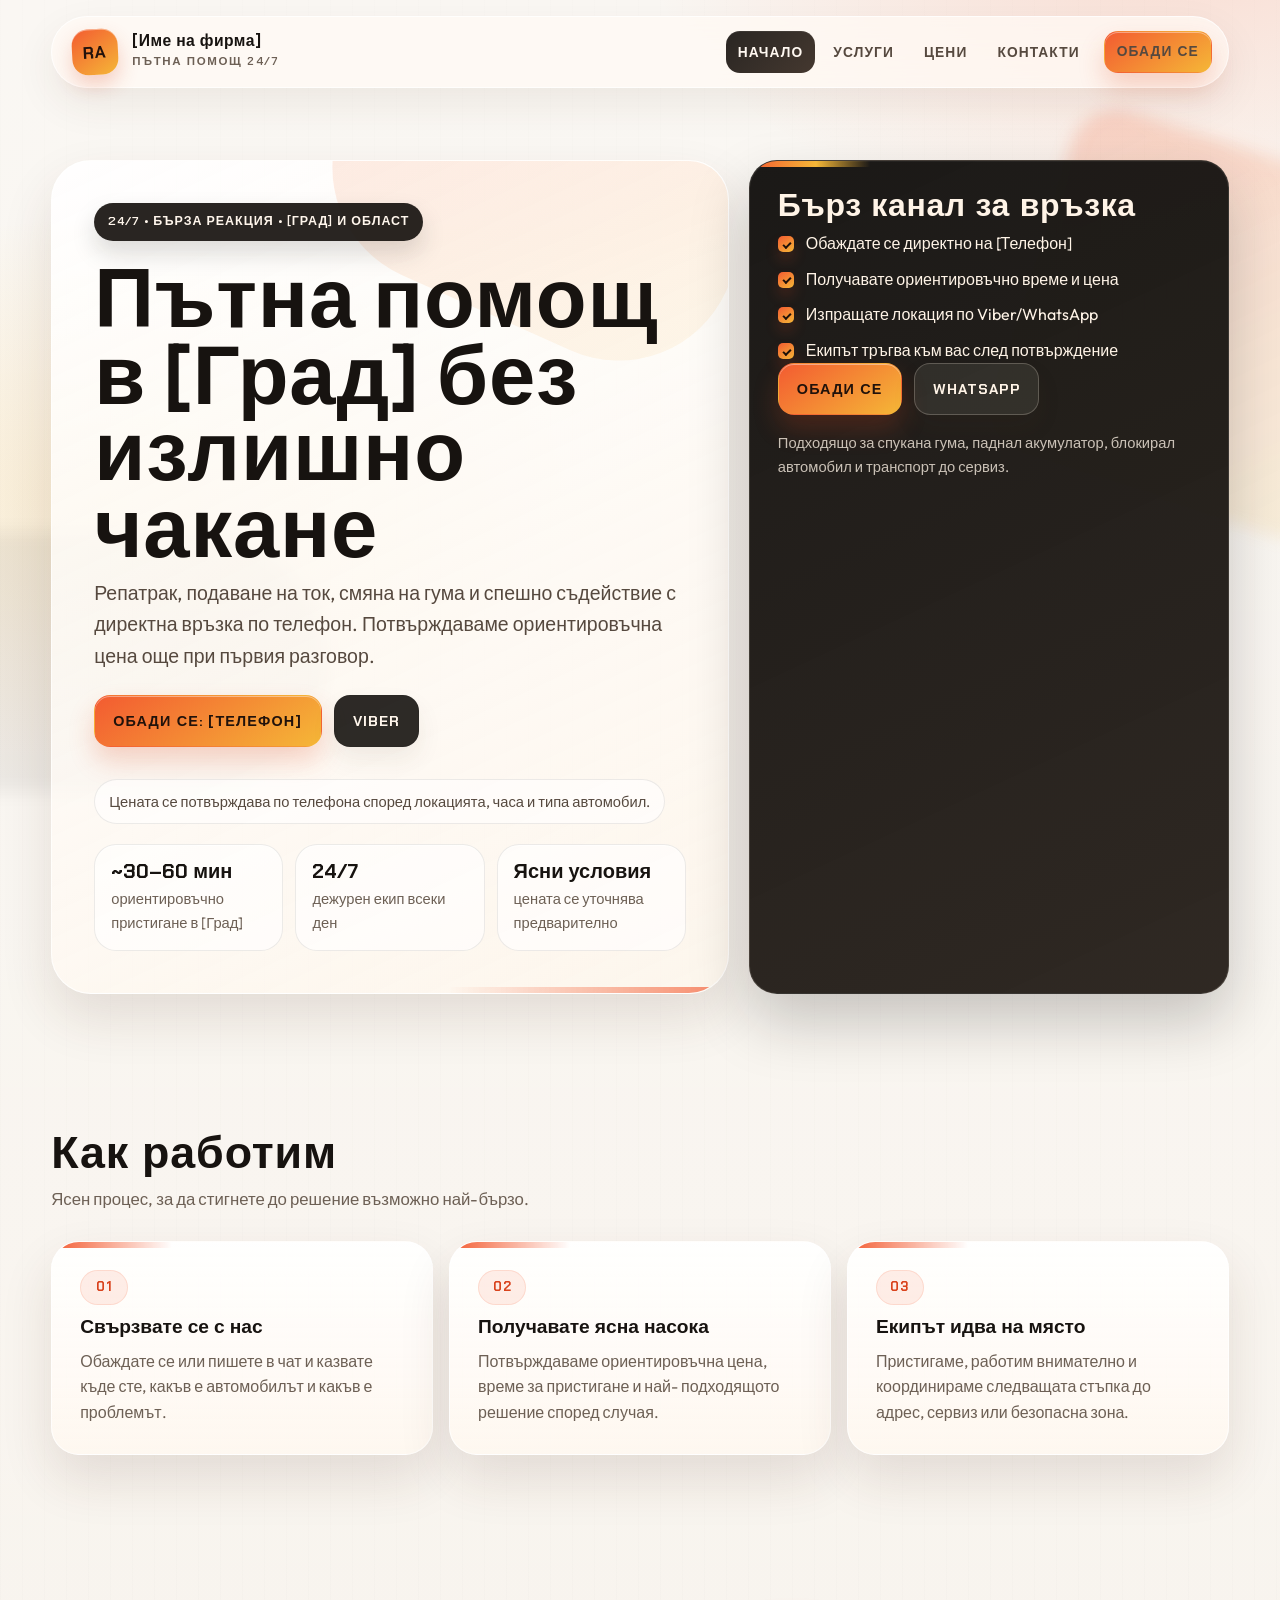
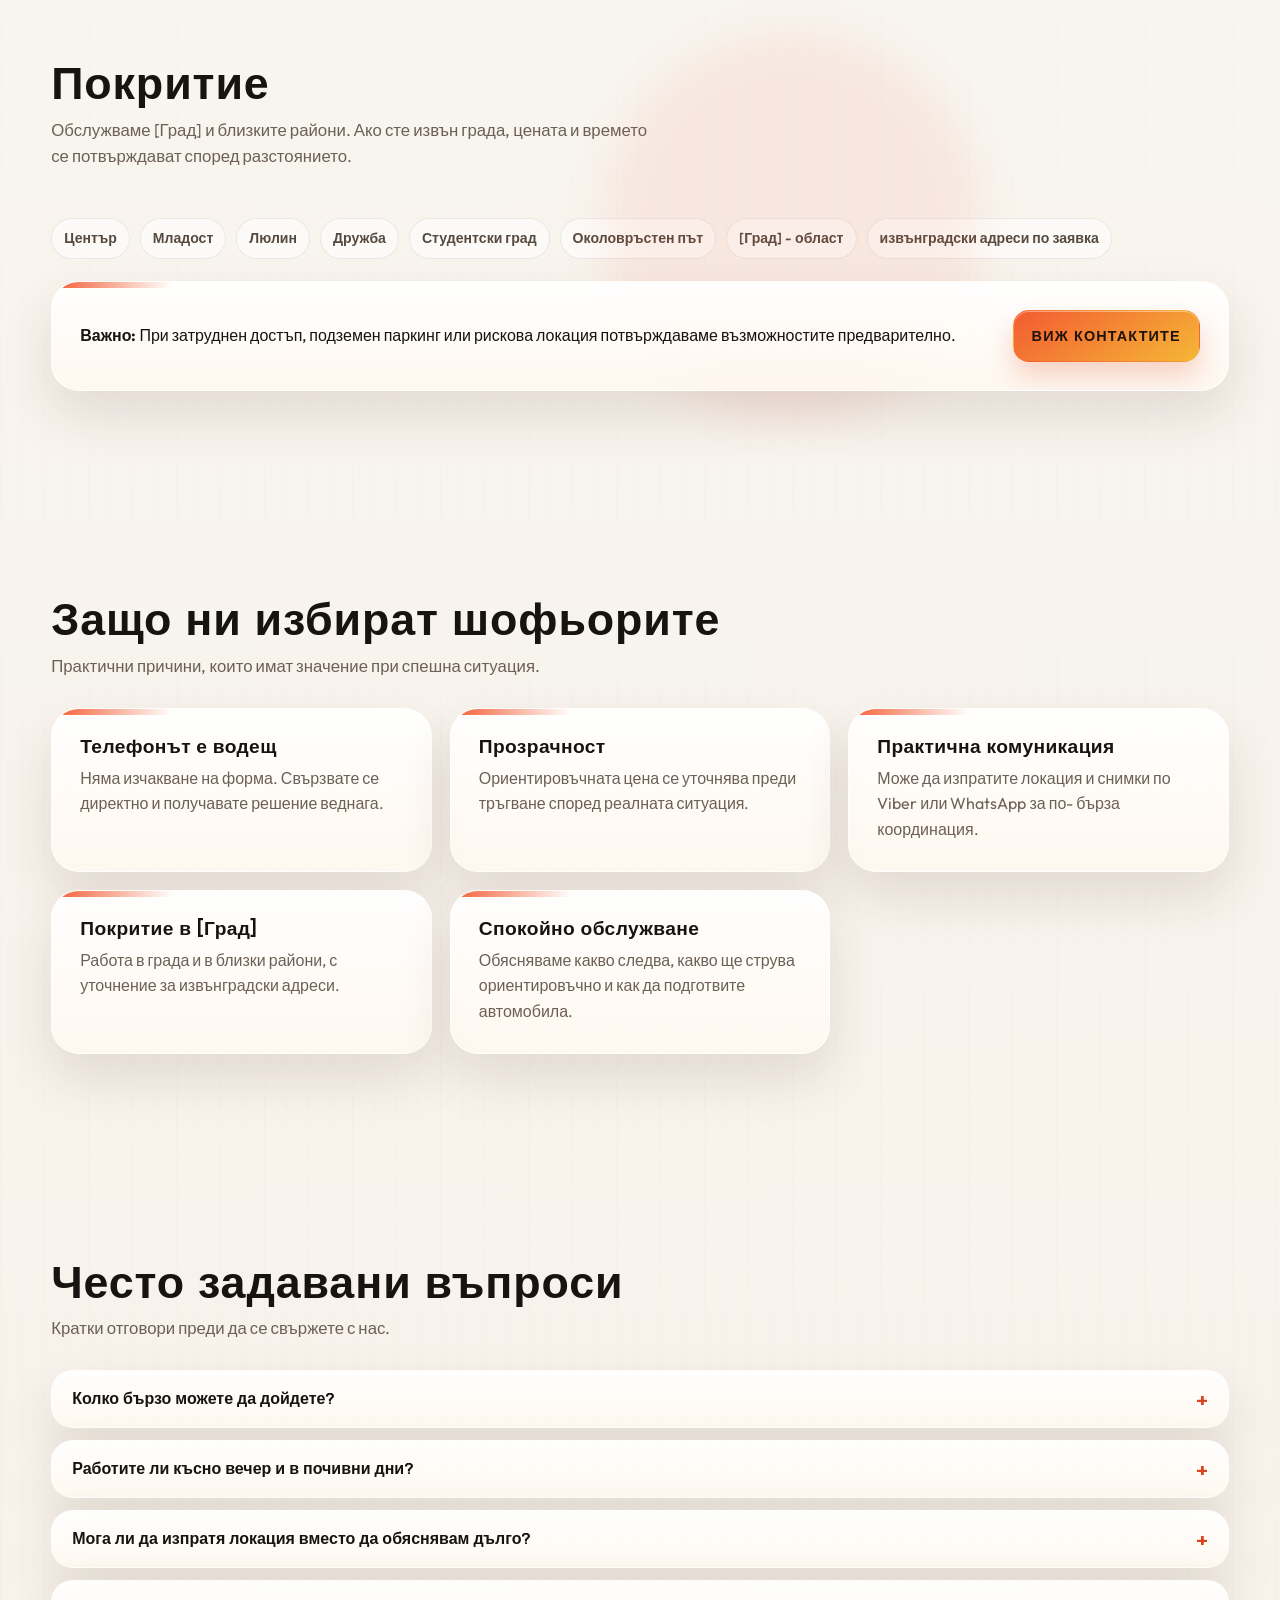
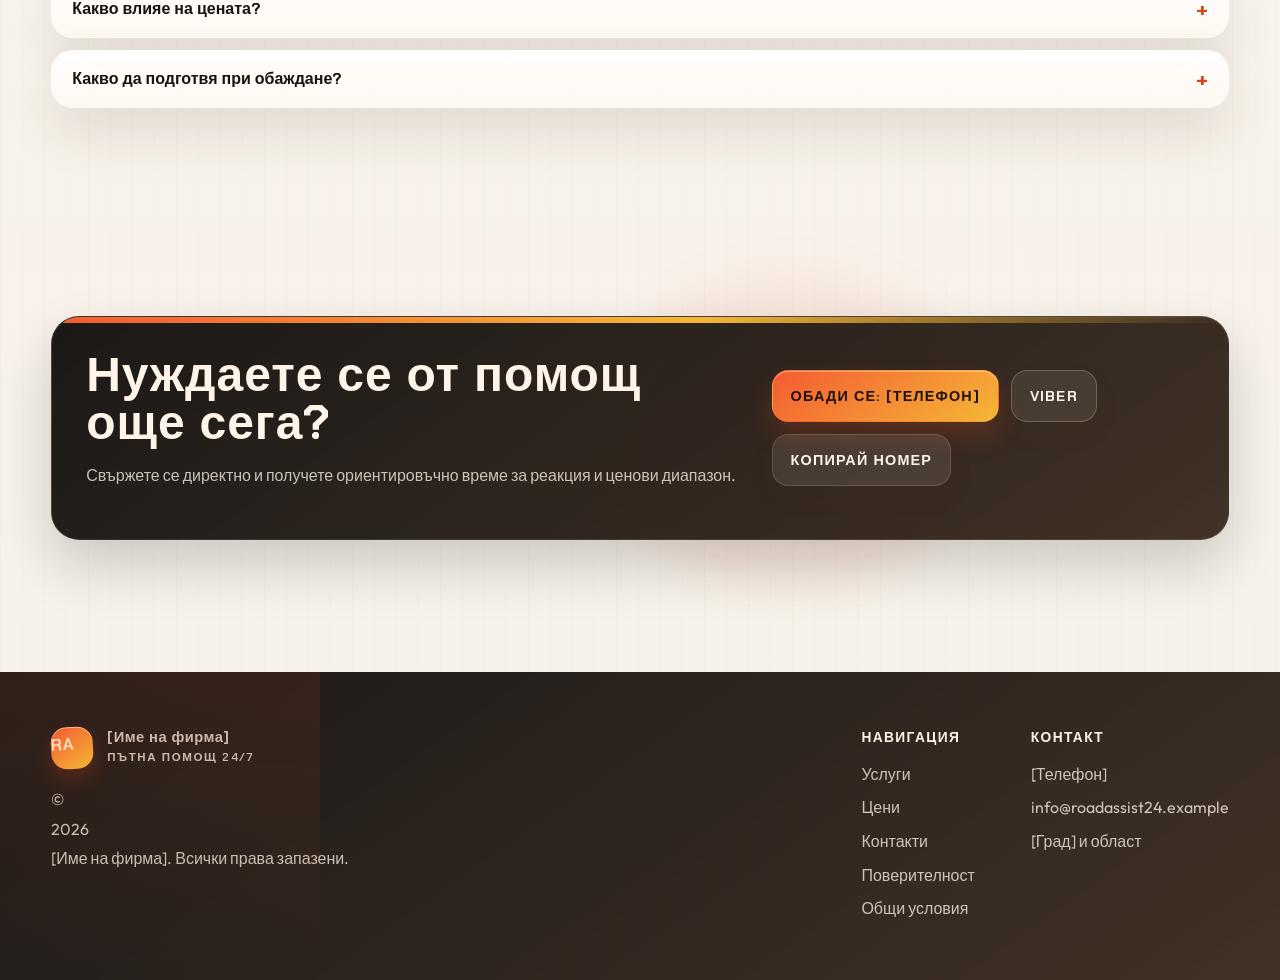
<file: index.html>
<!doctype html>
<html lang="bg">
  <head>
    <meta charset="utf-8" />
    <meta name="viewport" content="width=device-width, initial-scale=1" />
    <title>Пътна помощ [Град] 24/7 | [Име на фирма]</title>
    <meta
      name="description"
      content="Пътна помощ в [Град] 24/7 с бърза реакция, ясни цени и директна връзка на [Телефон]. Репатрак, ток, гума и аварийно съдействие."
    />
    <link
      rel="canonical"
      href="https://aleksandarmilev.github.io/road-assist/index.html"
    />
    <meta
      property="og:title"
      content="Пътна помощ [Град] 24/7 | [Име на фирма]"
    />
    <meta
      property="og:description"
      content="Пътна помощ в [Град] 24/7 с бърза реакция, ясни цени и директна връзка на [Телефон]. Репатрак, ток, гума и аварийно съдействие."
    />
    <meta
      property="og:url"
      content="https://aleksandarmilev.github.io/road-assist/index.html"
    />
    <meta property="og:type" content="website" />
    <meta name="twitter:card" content="summary" />
    <meta
      name="twitter:title"
      content="Пътна помощ [Град] 24/7 | [Име на фирма]"
    />
    <meta
      name="twitter:description"
      content="Пътна помощ в [Град] 24/7 с бърза реакция, ясни цени и директна връзка на [Телефон]. Репатрак, ток, гума и аварийно съдействие."
    />
    <meta name="theme-color" content="#f35b31" />
    <link rel="manifest" href="manifest.webmanifest" />
    <link rel="stylesheet" href="assets/css/styles.css" />
    <script type="application/ld+json">
      {
        "@context": "https://schema.org",
        "@type": "LocalBusiness",
        "name": "[Име на фирма]",
        "telephone": "[Телефон]",
        "areaServed": ["[Град]", "[Град] и област", "квартали по заявка"],
        "openingHours": "Mo-Su 00:00-23:59",
        "url": "https://aleksandarmilev.github.io/road-assist/index.html"
      }
    </script>
    <script type="application/ld+json">
      {
        "@context": "https://schema.org",
        "@type": "FAQPage",
        "mainEntity": [
          {
            "@type": "Question",
            "name": "Колко бързо пристигате?",
            "acceptedAnswer": {
              "@type": "Answer",
              "text": "Ориентировъчното време за пристигане в [Град] зависи от трафика, натоварването и точната локация, но потвърждаваме прогнозата по телефона веднага."
            }
          },
          {
            "@type": "Question",
            "name": "Работите ли през нощта и уикендите?",
            "acceptedAnswer": {
              "@type": "Answer",
              "text": "Да, услугата е организирана 24/7 с дежурен екип според наличността и безопасните условия за достъп."
            }
          },
          {
            "@type": "Question",
            "name": "Как се определя крайната цена?",
            "acceptedAnswer": {
              "@type": "Answer",
              "text": "Крайната цена зависи от района, часа, типа автомобил, конкретния проблем и дали се налага превоз извън [Град]."
            }
          },
          {
            "@type": "Question",
            "name": "Мога ли да изпратя локация по Viber или WhatsApp?",
            "acceptedAnswer": {
              "@type": "Answer",
              "text": "Да, за по-бърза координация може да изпратите локация, снимка и кратко описание през Viber или WhatsApp."
            }
          },
          {
            "@type": "Question",
            "name": "Каква информация е нужна при обаждане?",
            "acceptedAnswer": {
              "@type": "Answer",
              "text": "Подгответе квартал или адрес, модел на автомобила, вида на проблема и дали автомобилът може да се движи."
            }
          }
        ]
      }
    </script>
  </head>
  <body>
    <header class="site-header" data-header>
      <div class="container header-inner">
        <a class="brand" href="index.html" aria-label="Начало">
          <span class="brand-mark">RA</span>
          <span class="brand-text">
            <strong>[Име на фирма]</strong>
            <small>Пътна помощ 24/7</small>
          </span>
        </a>

        <button
          class="nav-toggle"
          data-nav-toggle
          aria-label="Отвори меню"
          aria-expanded="false"
        >
          <span></span><span></span><span></span>
        </button>

        <nav class="nav" data-nav>
          <a href="index.html" data-navlink>Начало</a>
          <a href="services.html" data-navlink>Услуги</a>
          <a href="prices.html" data-navlink>Цени</a>
          <a href="contact.html" data-navlink>Контакти</a>
          <a class="btn btn-primary btn-sm nav-cta" href="tel:[Телефон]"
            >Обади се</a
          >
        </nav>
      </div>
    </header>

    <main>
      <section class="hero">
        <div class="container hero-grid">
          <div class="hero-copy">
            <div class="badge">
              24/7 • Бърза реакция • [Град] и област
            </div>
            <h1>Пътна помощ в [Град] без излишно чакане</h1>
            <p class="lead">
              Репатрак, подаване на ток, смяна на гума и спешно съдействие с
              директна връзка по телефон. Потвърждаваме ориентировъчна цена още
              при първия разговор.
            </p>

            <div class="hero-actions">
              <a class="btn btn-primary" href="tel:[Телефон]"
                >Обади се: [Телефон]</a
              >
              <a class="btn btn-ghost" href="[VIBER_LINK]">Viber</a>
            </div>

            <div class="price-note">
              Цената се потвърждава по телефона според локацията, часа и типа
              автомобил.
            </div>

            <div class="hero-meta">
              <div class="meta-item">
                <strong>~30–60 мин</strong>
                <span>ориентировъчно пристигане в [Град]</span>
              </div>
              <div class="meta-item">
                <strong>24/7</strong>
                <span>дежурен екип всеки ден</span>
              </div>
              <div class="meta-item">
                <strong>Ясни условия</strong>
                <span>цената се уточнява предварително</span>
              </div>
            </div>
          </div>

          <div class="hero-card">
            <div class="card">
              <h2>Бърз канал за връзка</h2>
              <ul class="checklist">
                <li>Обаждате се директно на [Телефон]</li>
                <li>Получавате ориентировъчно време и цена</li>
                <li>Изпращате локация по Viber/WhatsApp</li>
                <li>Екипът тръгва към вас след потвърждение</li>
              </ul>
              <div class="card-actions">
                <a class="btn btn-primary" href="tel:[Телефон]">Обади се</a>
                <a class="btn btn-outline" href="[WHATSAPP_LINK]">WhatsApp</a>
              </div>
              <div class="mini">
                Подходящо за спукана гума, паднал акумулатор, блокирал автомобил
                и транспорт до сервиз.
              </div>
            </div>
          </div>
        </div>
      </section>

      <section class="section">
        <div class="container">
          <div class="section-head">
            <h2>Как работим</h2>
            <p>Ясен процес, за да стигнете до решение възможно най-бързо.</p>
          </div>

          <div class="step-grid">
            <article class="card step-card">
              <span class="step-number">01</span>
              <h3>Свързвате се с нас</h3>
              <p>
                Обаждате се или пишете в чат и казвате къде сте, какъв е
                автомобилът и какъв е проблемът.
              </p>
            </article>
            <article class="card step-card">
              <span class="step-number">02</span>
              <h3>Получавате ясна насока</h3>
              <p>
                Потвърждаваме ориентировъчна цена, време за пристигане и най-
                подходящото решение според случая.
              </p>
            </article>
            <article class="card step-card">
              <span class="step-number">03</span>
              <h3>Екипът идва на място</h3>
              <p>
                Пристигаме, работим внимателно и координираме следващата стъпка
                до адрес, сервиз или безопасна зона.
              </p>
            </article>
          </div>
        </div>
      </section>

      <section class="section section-soft">
        <div class="container">
          <div class="coverage-shell">
            <div class="section-head">
              <h2>Покритие</h2>
              <p>
                Обслужваме [Град] и близките райони. Ако сте извън града, цената
                и времето се потвърждават според разстоянието.
              </p>
            </div>

            <div class="coverage-list">
              <span class="coverage-chip">Център</span>
              <span class="coverage-chip">Младост</span>
              <span class="coverage-chip">Люлин</span>
              <span class="coverage-chip">Дружба</span>
              <span class="coverage-chip">Студентски град</span>
              <span class="coverage-chip">Околовръстен път</span>
              <span class="coverage-chip">[Град] - област</span>
              <span class="coverage-chip">извънградски адреси по заявка</span>
            </div>

            <div class="info-strip coverage-note">
              <div>
                <strong>Важно:</strong> При затруднен достъп, подземен паркинг
                или рискова локация потвърждаваме възможностите предварително.
              </div>
              <a class="btn btn-primary" href="contact.html">Виж контактите</a>
            </div>
          </div>
        </div>
      </section>

      <section class="section">
        <div class="container">
          <div class="section-head">
            <h2>Защо ни избират шофьорите</h2>
            <p>Практични причини, които имат значение при спешна ситуация.</p>
          </div>

          <div class="grid-3 trust-grid">
            <article class="feature">
              <h3>Телефонът е водещ</h3>
              <p>
                Няма изчакване на форма. Свързвате се директно и получавате
                решение веднага.
              </p>
            </article>
            <article class="feature">
              <h3>Прозрачност</h3>
              <p>
                Ориентировъчната цена се уточнява преди тръгване според
                реалната ситуация.
              </p>
            </article>
            <article class="feature">
              <h3>Практична комуникация</h3>
              <p>
                Може да изпратите локация и снимки по Viber или WhatsApp за по-
                бърза координация.
              </p>
            </article>
            <article class="feature">
              <h3>Покритие в [Град]</h3>
              <p>
                Работа в града и в близки райони, с уточнение за извънградски
                адреси.
              </p>
            </article>
            <article class="feature">
              <h3>Спокойно обслужване</h3>
              <p>
                Обясняваме какво следва, какво ще струва ориентировъчно и как
                да подготвите автомобила.
              </p>
            </article>
          </div>
        </div>
      </section>

      <section class="section">
        <div class="container">
          <div class="section-head">
            <h2>Често задавани въпроси</h2>
            <p>Кратки отговори преди да се свържете с нас.</p>
          </div>

          <div class="faq-list" data-faq>
            <div class="faq-item">
              <button
                class="faq-trigger"
                type="button"
                data-faq-trigger
                id="faq-trigger-1"
                aria-expanded="false"
                aria-controls="faq-panel-1"
              >
                Колко бързо можете да дойдете?
              </button>
              <div
                class="faq-panel"
                id="faq-panel-1"
                role="region"
                aria-labelledby="faq-trigger-1"
                hidden
              >
                <p>
                  Даваме ориентировъчно време веднага по телефона според адреса,
                  трафика и текущата натовареност на екипа.
                </p>
              </div>
            </div>

            <div class="faq-item">
              <button
                class="faq-trigger"
                type="button"
                data-faq-trigger
                id="faq-trigger-2"
                aria-expanded="false"
                aria-controls="faq-panel-2"
              >
                Работите ли късно вечер и в почивни дни?
              </button>
              <div
                class="faq-panel"
                id="faq-panel-2"
                role="region"
                aria-labelledby="faq-trigger-2"
                hidden
              >
                <p>
                  Да, услугата е организирана 24/7, като потвърждаваме наличен
                  екип според локацията и условията за достъп.
                </p>
              </div>
            </div>

            <div class="faq-item">
              <button
                class="faq-trigger"
                type="button"
                data-faq-trigger
                id="faq-trigger-3"
                aria-expanded="false"
                aria-controls="faq-panel-3"
              >
                Мога ли да изпратя локация вместо да обяснявам дълго?
              </button>
              <div
                class="faq-panel"
                id="faq-panel-3"
                role="region"
                aria-labelledby="faq-trigger-3"
                hidden
              >
                <p>
                  Да, изпратете локация, снимка или кратък текст през Viber или
                  WhatsApp и ще преценим най-бързия вариант.
                </p>
              </div>
            </div>

            <div class="faq-item">
              <button
                class="faq-trigger"
                type="button"
                data-faq-trigger
                id="faq-trigger-4"
                aria-expanded="false"
                aria-controls="faq-panel-4"
              >
                Какво влияе на цената?
              </button>
              <div
                class="faq-panel"
                id="faq-panel-4"
                role="region"
                aria-labelledby="faq-trigger-4"
                hidden
              >
                <p>
                  Разстоянието, часът, достъпът до автомобила, видът на
                  повредата и дали е нужен превоз извън [Град].
                </p>
              </div>
            </div>

            <div class="faq-item">
              <button
                class="faq-trigger"
                type="button"
                data-faq-trigger
                id="faq-trigger-5"
                aria-expanded="false"
                aria-controls="faq-panel-5"
              >
                Какво да подготвя при обаждане?
              </button>
              <div
                class="faq-panel"
                id="faq-panel-5"
                role="region"
                aria-labelledby="faq-trigger-5"
                hidden
              >
                <p>
                  Кажете точен район, модел на автомобила, дали може да се
                  движи и какъв е проблемът в едно-две изречения.
                </p>
              </div>
            </div>
          </div>
        </div>
      </section>

      <section class="section section-soft">
        <div class="container cta">
          <div>
            <h2>Нуждаете се от помощ още сега?</h2>
            <p>
              Свържете се директно и получете ориентировъчно време за реакция и
              ценови диапазон.
            </p>
          </div>
          <div class="cta-actions">
            <a class="btn btn-primary" href="tel:[Телефон]"
              >Обади се: [Телефон]</a
            >
            <a class="btn btn-outline" href="[VIBER_LINK]">Viber</a>
            <button class="btn btn-ghost" data-copy-phone data-phone="[Телефон]">
              Копирай номер
            </button>
          </div>
        </div>
      </section>
    </main>

    <footer class="footer">
      <div class="container footer-grid">
        <div>
          <div class="brand small">
            <span class="brand-mark">RA</span>
            <span class="brand-text">
              <strong>[Име на фирма]</strong>
              <small>Пътна помощ 24/7</small>
            </span>
          </div>
          <p class="muted">
            © <span data-year></span> [Име на фирма]. Всички права запазени.
          </p>
        </div>

        <div class="footer-cols">
          <div>
            <h4>Навигация</h4>
            <a href="services.html">Услуги</a>
            <a href="prices.html">Цени</a>
            <a href="contact.html">Контакти</a>
            <a href="privacy.html">Поверителност</a>
            <a href="terms.html">Общи условия</a>
          </div>
          <div>
            <h4>Контакт</h4>
            <a href="tel:[Телефон]">[Телефон]</a>
            <a href="mailto:info@roadassist24.example">info@roadassist24.example</a>
            <span class="muted">[Град] и област</span>
          </div>
        </div>
      </div>
    </footer>

    <div class="mobile-callbar" aria-label="Бързи действия">
      <a class="mobile-callbar-primary" href="tel:[Телефон]">Обади се</a>
      <a class="mobile-callbar-link" href="[VIBER_LINK]">Viber</a>
      <a class="mobile-callbar-link" href="[WHATSAPP_LINK]">WhatsApp</a>
    </div>

    <script src="assets/js/main.js" defer></script>
  </body>
</html>
</file>
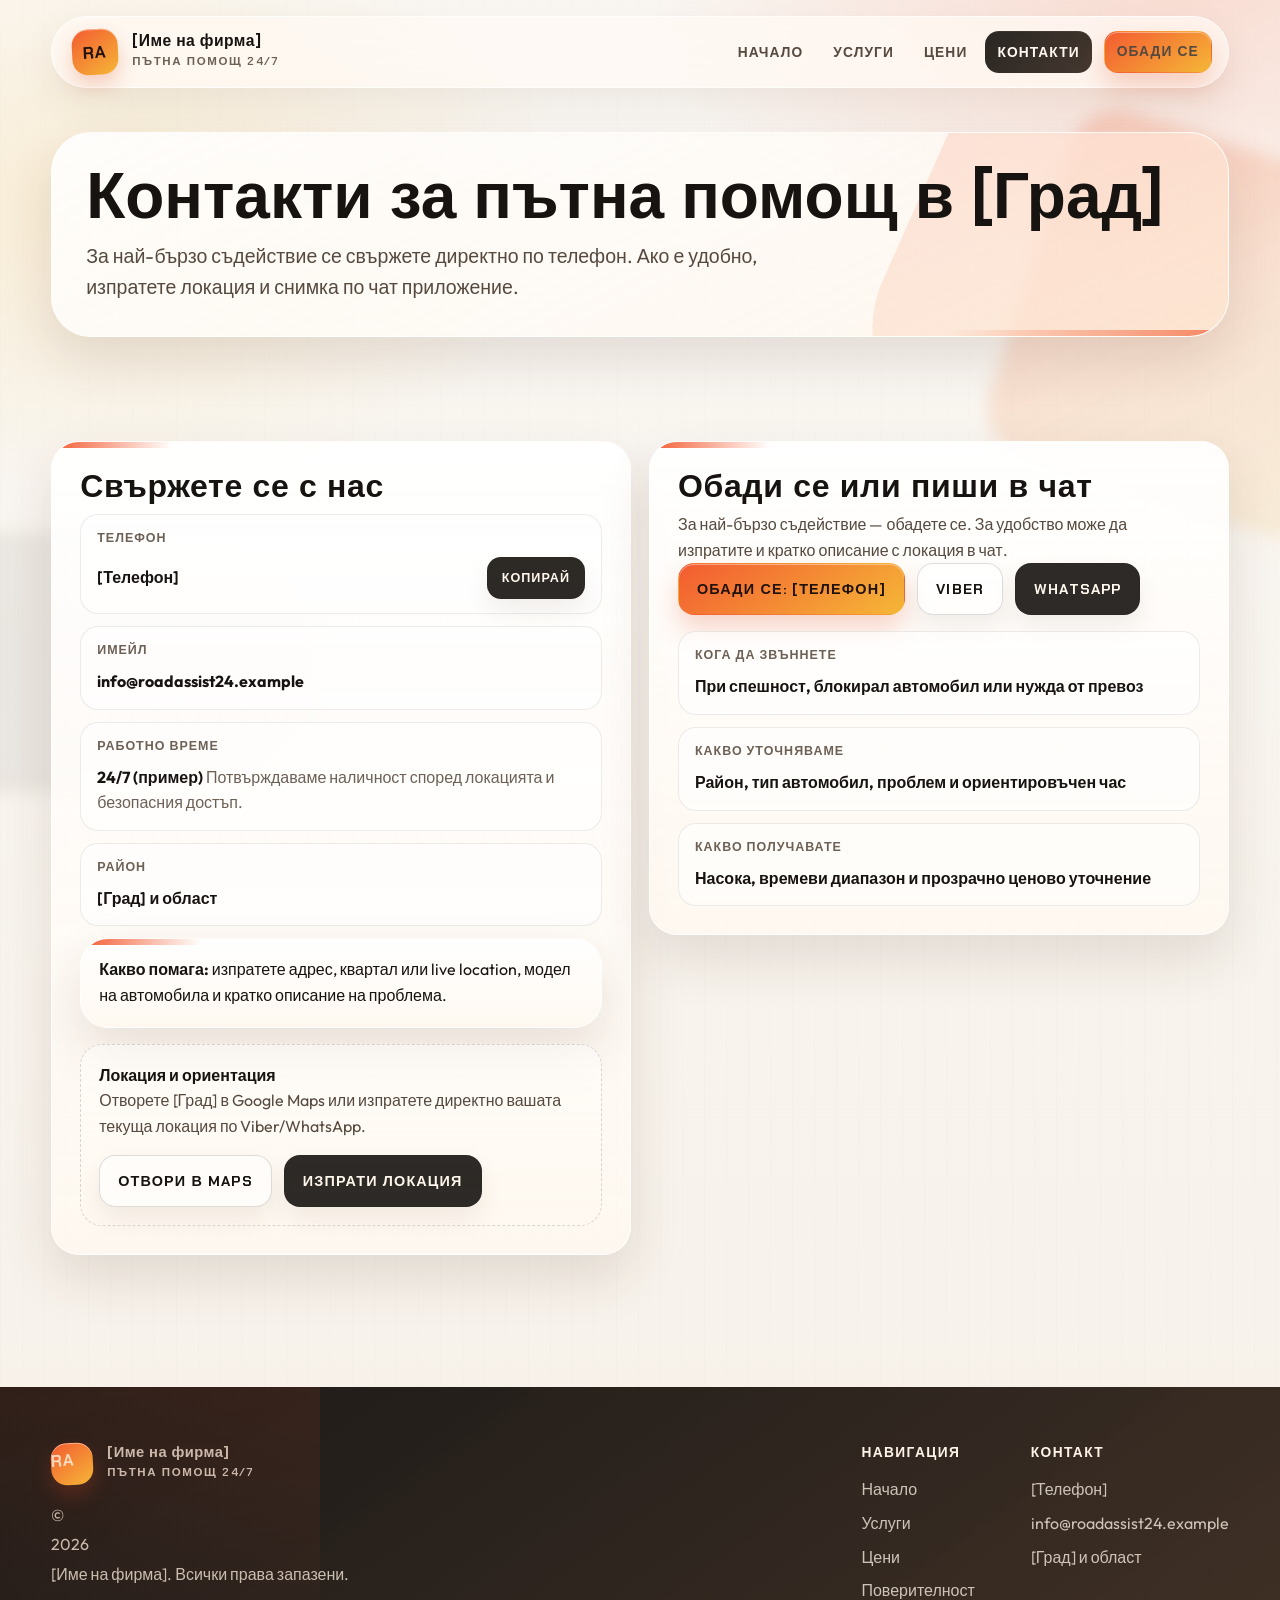
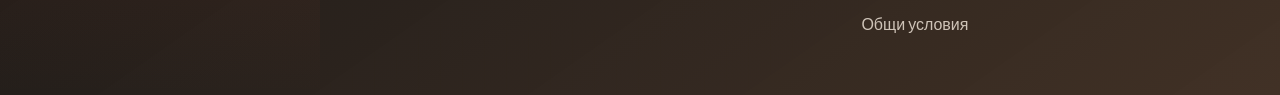
<file: contact.html>
<!doctype html>
<html lang="bg">
  <head>
    <meta charset="utf-8" />
    <meta name="viewport" content="width=device-width, initial-scale=1" />
    <title>Контакти за пътна помощ в [Град] | [Име на фирма]</title>
    <meta
      name="description"
      content="Контакти за пътна помощ в [Град]. Обадете се на [Телефон], пишете по Viber или WhatsApp и отворете локацията директно в Maps."
    />
    <link
      rel="canonical"
      href="https://aleksandarmilev.github.io/road-assist/contact.html"
    />
    <meta
      property="og:title"
      content="Контакти за пътна помощ в [Град] | [Име на фирма]"
    />
    <meta
      property="og:description"
      content="Контакти за пътна помощ в [Град]. Обадете се на [Телефон], пишете по Viber или WhatsApp и отворете локацията директно в Maps."
    />
    <meta
      property="og:url"
      content="https://aleksandarmilev.github.io/road-assist/contact.html"
    />
    <meta property="og:type" content="website" />
    <meta name="twitter:card" content="summary" />
    <meta
      name="twitter:title"
      content="Контакти за пътна помощ в [Град] | [Име на фирма]"
    />
    <meta
      name="twitter:description"
      content="Контакти за пътна помощ в [Град]. Обадете се на [Телефон], пишете по Viber или WhatsApp и отворете локацията директно в Maps."
    />
    <meta name="theme-color" content="#f35b31" />
    <link rel="manifest" href="manifest.webmanifest" />
    <link rel="stylesheet" href="assets/css/styles.css" />
  </head>
  <body>
    <header class="site-header" data-header>
      <div class="container header-inner">
        <a class="brand" href="index.html" aria-label="Начало">
          <span class="brand-mark">RA</span>
          <span class="brand-text">
            <strong>[Име на фирма]</strong>
            <small>Пътна помощ 24/7</small>
          </span>
        </a>

        <button
          class="nav-toggle"
          data-nav-toggle
          aria-label="Отвори меню"
          aria-expanded="false"
        >
          <span></span><span></span><span></span>
        </button>

        <nav class="nav" data-nav>
          <a href="index.html" data-navlink>Начало</a>
          <a href="services.html" data-navlink>Услуги</a>
          <a href="prices.html" data-navlink>Цени</a>
          <a href="contact.html" data-navlink>Контакти</a>
          <a class="btn btn-primary btn-sm nav-cta" href="tel:[Телефон]"
            >Обади се</a
          >
        </nav>
      </div>
    </header>

    <main>
      <section class="page-hero">
        <div class="container">
          <h1>Контакти за пътна помощ в [Град]</h1>
          <p class="lead">
            За най-бързо съдействие се свържете директно по телефон. Ако е
            удобно, изпратете локация и снимка по чат приложение.
          </p>
        </div>
      </section>

      <section class="section">
        <div class="container grid-2 contact-grid">
          <div class="card">
            <h2>Свържете се с нас</h2>
            <div class="contact-items">
              <div class="contact-item">
                <span class="label">Телефон</span>
                <div class="row">
                  <a class="strong" href="tel:[Телефон]">[Телефон]</a>
                  <button
                    class="btn btn-ghost btn-sm"
                    data-copy-phone
                    data-phone="[Телефон]"
                  >
                    Копирай
                  </button>
                </div>
              </div>

              <div class="contact-item">
                <span class="label">Имейл</span>
                <a class="strong" href="mailto:info@roadassist24.example"
                  >info@roadassist24.example</a
                >
              </div>

              <div class="contact-item">
                <span class="label">Работно време</span>
                <span class="strong">24/7 (пример)</span>
                <span class="muted">
                  Потвърждаваме наличност според локацията и безопасния достъп.
                </span>
              </div>

              <div class="contact-item">
                <span class="label">Район</span>
                <span class="strong">[Град] и област</span>
              </div>
            </div>

            <div class="info-strip small">
              <div>
                <strong>Какво помага:</strong> изпратете адрес, квартал или
                live location, модел на автомобила и кратко описание на
                проблема.
              </div>
            </div>

            <div class="map-embed card-inner">
              <div class="map-placeholder">
                <strong>Локация и ориентация</strong>
                <p class="muted">
                  Отворете [Град] в Google Maps или изпратете директно вашата
                  текуща локация по Viber/WhatsApp.
                </p>
                <div class="card-actions map-actions">
                  <a
                    class="btn btn-outline"
                    href="https://www.google.com/maps/search/?api=1&query=[Град]"
                    target="_blank"
                    rel="noopener noreferrer"
                    >Отвори в Maps</a
                  >
                  <a class="btn btn-ghost" href="[VIBER_LINK]">Изпрати локация</a>
                </div>
              </div>
            </div>
          </div>

          <div class="card">
            <h2>Обади се или пиши в чат</h2>
            <p class="muted">
              За най-бързо съдействие — обадете се. За удобство може да изпратите
              и кратко описание с локация в чат.
            </p>

            <div class="card-actions quick-actions">
              <a class="btn btn-primary" href="tel:[Телефон]"
                >Обади се: [Телефон]</a
              >
              <a class="btn btn-outline" href="[VIBER_LINK]">Viber</a>
              <a class="btn btn-ghost" href="[WHATSAPP_LINK]">WhatsApp</a>
            </div>

            <div class="quick-points">
              <div class="contact-item">
                <span class="label">Кога да звъннете</span>
                <span class="strong">При спешност, блокирал автомобил или нужда от превоз</span>
              </div>
              <div class="contact-item">
                <span class="label">Какво уточняваме</span>
                <span class="strong">Район, тип автомобил, проблем и ориентировъчен час</span>
              </div>
              <div class="contact-item">
                <span class="label">Какво получавате</span>
                <span class="strong">Насока, времеви диапазон и прозрачно ценово уточнение</span>
              </div>
            </div>
          </div>
        </div>
      </section>
    </main>

    <footer class="footer">
      <div class="container footer-grid">
        <div>
          <div class="brand small">
            <span class="brand-mark">RA</span>
            <span class="brand-text">
              <strong>[Име на фирма]</strong>
              <small>Пътна помощ 24/7</small>
            </span>
          </div>
          <p class="muted">
            © <span data-year></span> [Име на фирма]. Всички права запазени.
          </p>
        </div>

        <div class="footer-cols">
          <div>
            <h4>Навигация</h4>
            <a href="index.html">Начало</a>
            <a href="services.html">Услуги</a>
            <a href="prices.html">Цени</a>
            <a href="privacy.html">Поверителност</a>
            <a href="terms.html">Общи условия</a>
          </div>
          <div>
            <h4>Контакт</h4>
            <a href="tel:[Телефон]">[Телефон]</a>
            <a href="mailto:info@roadassist24.example">info@roadassist24.example</a>
            <span class="muted">[Град] и област</span>
          </div>
        </div>
      </div>
    </footer>

    <div class="mobile-callbar" aria-label="Бързи действия">
      <a class="mobile-callbar-primary" href="tel:[Телефон]">Обади се</a>
      <a class="mobile-callbar-link" href="[VIBER_LINK]">Viber</a>
      <a class="mobile-callbar-link" href="[WHATSAPP_LINK]">WhatsApp</a>
    </div>

    <script src="assets/js/main.js" defer></script>
  </body>
</html>
</file>
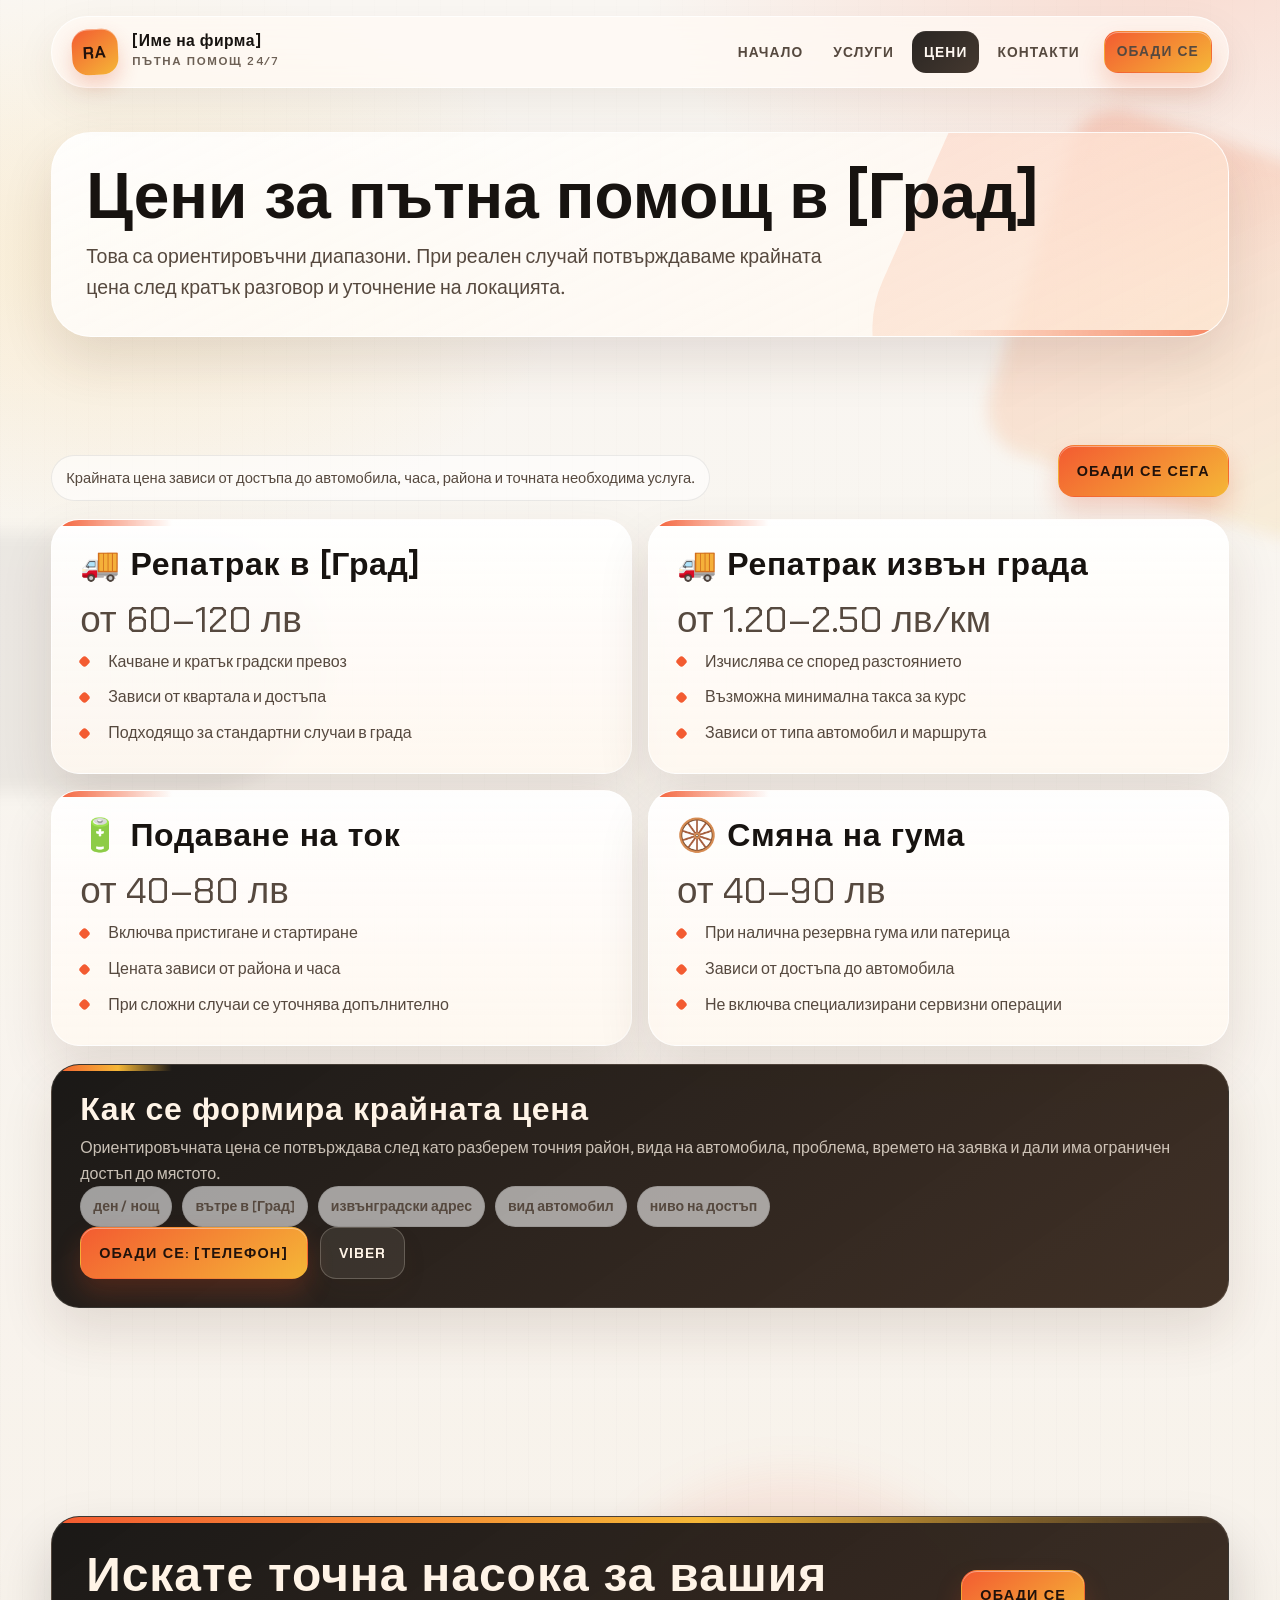
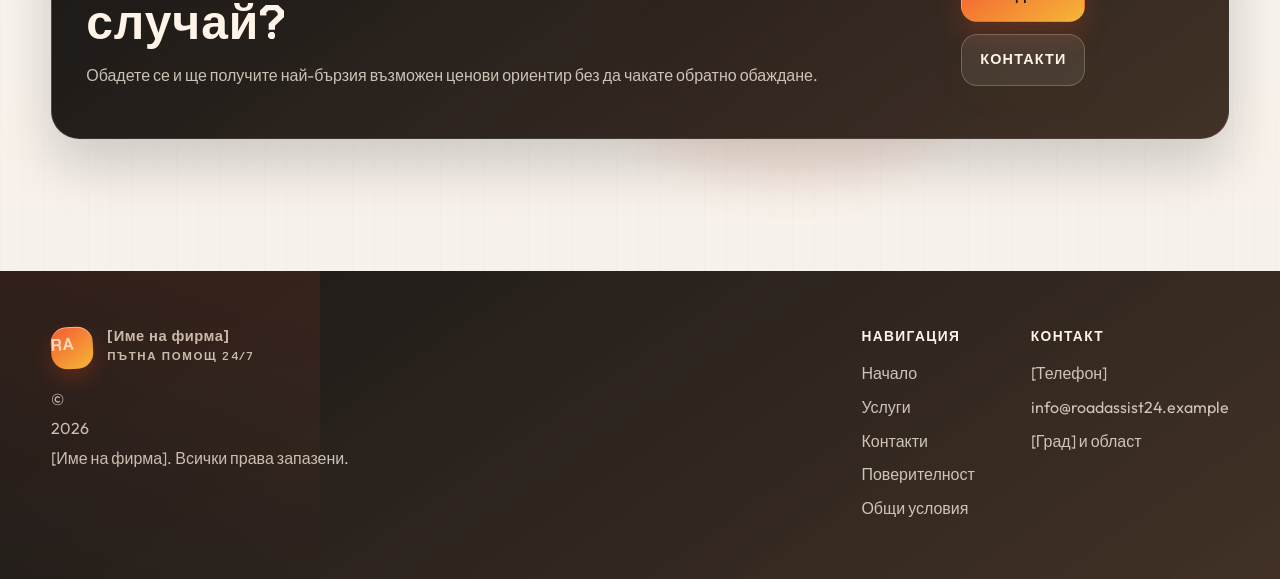
<file: prices.html>
<!doctype html>
<html lang="bg">
  <head>
    <meta charset="utf-8" />
    <meta name="viewport" content="width=device-width, initial-scale=1" />
    <title>Цени за пътна помощ в [Град] | [Име на фирма]</title>
    <meta
      name="description"
      content="Ориентировъчни цени за пътна помощ в [Град]. Виж базови диапазони и потвърди крайната цена по телефона на [Телефон]."
    />
    <link
      rel="canonical"
      href="https://aleksandarmilev.github.io/road-assist/prices.html"
    />
    <meta
      property="og:title"
      content="Цени за пътна помощ в [Град] | [Име на фирма]"
    />
    <meta
      property="og:description"
      content="Ориентировъчни цени за пътна помощ в [Град]. Виж базови диапазони и потвърди крайната цена по телефона на [Телефон]."
    />
    <meta
      property="og:url"
      content="https://aleksandarmilev.github.io/road-assist/prices.html"
    />
    <meta property="og:type" content="website" />
    <meta name="twitter:card" content="summary" />
    <meta
      name="twitter:title"
      content="Цени за пътна помощ в [Град] | [Име на фирма]"
    />
    <meta
      name="twitter:description"
      content="Ориентировъчни цени за пътна помощ в [Град]. Виж базови диапазони и потвърди крайната цена по телефона на [Телефон]."
    />
    <meta name="theme-color" content="#f35b31" />
    <link rel="manifest" href="manifest.webmanifest" />
    <link rel="stylesheet" href="assets/css/styles.css" />
  </head>
  <body>
    <header class="site-header" data-header>
      <div class="container header-inner">
        <a class="brand" href="index.html" aria-label="Начало">
          <span class="brand-mark">RA</span>
          <span class="brand-text">
            <strong>[Име на фирма]</strong>
            <small>Пътна помощ 24/7</small>
          </span>
        </a>

        <button
          class="nav-toggle"
          data-nav-toggle
          aria-label="Отвори меню"
          aria-expanded="false"
        >
          <span></span><span></span><span></span>
        </button>

        <nav class="nav" data-nav>
          <a href="index.html" data-navlink>Начало</a>
          <a href="services.html" data-navlink>Услуги</a>
          <a href="prices.html" data-navlink>Цени</a>
          <a href="contact.html" data-navlink>Контакти</a>
          <a class="btn btn-primary btn-sm nav-cta" href="tel:[Телефон]"
            >Обади се</a
          >
        </nav>
      </div>
    </header>

    <main>
      <section class="page-hero">
        <div class="container">
          <h1>Цени за пътна помощ в [Град]</h1>
          <p class="lead">
            Това са ориентировъчни диапазони. При реален случай потвърждаваме
            крайната цена след кратък разговор и уточнение на локацията.
          </p>
        </div>
      </section>

      <section class="section">
        <div class="container">
          <div class="price-intro">
            <div class="price-note">
              Крайната цена зависи от достъпа до автомобила, часа, района и
              точната необходима услуга.
            </div>
            <a class="btn btn-primary" href="tel:[Телефон]">Обади се сега</a>
          </div>

          <div class="price-grid">
            <div class="card price-card">
              <h2>🚚 Репатрак в [Град]</h2>
              <p class="price">от 60–120 лв</p>
              <ul class="bullets">
                <li>Качване и кратък градски превоз</li>
                <li>Зависи от квартала и достъпа</li>
                <li>Подходящо за стандартни случаи в града</li>
              </ul>
            </div>

            <div class="card price-card">
              <h2>🚚 Репатрак извън града</h2>
              <p class="price">от 1.20–2.50 лв/км</p>
              <ul class="bullets">
                <li>Изчислява се според разстоянието</li>
                <li>Възможна минимална такса за курс</li>
                <li>Зависи от типа автомобил и маршрута</li>
              </ul>
            </div>

            <div class="card price-card">
              <h2>🔋 Подаване на ток</h2>
              <p class="price">от 40–80 лв</p>
              <ul class="bullets">
                <li>Включва пристигане и стартиране</li>
                <li>Цената зависи от района и часа</li>
                <li>При сложни случаи се уточнява допълнително</li>
              </ul>
            </div>

            <div class="card price-card">
              <h2>🛞 Смяна на гума</h2>
              <p class="price">от 40–90 лв</p>
              <ul class="bullets">
                <li>При налична резервна гума или патерица</li>
                <li>Зависи от достъпа до автомобила</li>
                <li>Не включва специализирани сервизни операции</li>
              </ul>
            </div>
          </div>

          <div class="disclaimer card">
            <h2>Как се формира крайната цена</h2>
            <p class="muted">
              Ориентировъчната цена се потвърждава след като разберем точния
              район, вида на автомобила, проблема, времето на заявка и дали има
              ограничен достъп до мястото.
            </p>
            <div class="disclaimer-points">
              <span class="coverage-chip">ден / нощ</span>
              <span class="coverage-chip">вътре в [Град]</span>
              <span class="coverage-chip">извънградски адрес</span>
              <span class="coverage-chip">вид автомобил</span>
              <span class="coverage-chip">ниво на достъп</span>
            </div>
            <div class="disclaimer-actions">
              <a class="btn btn-primary" href="tel:[Телефон]"
                >Обади се: [Телефон]</a
              >
              <a class="btn btn-outline" href="[VIBER_LINK]">Viber</a>
            </div>
          </div>
        </div>
      </section>

      <section class="section section-soft">
        <div class="container cta">
          <div>
            <h2>Искате точна насока за вашия случай?</h2>
            <p>
              Обадете се и ще получите най-бързия възможен ценови ориентир без
              да чакате обратно обаждане.
            </p>
          </div>
          <div class="cta-actions">
            <a class="btn btn-primary" href="tel:[Телефон]">Обади се</a>
            <a class="btn btn-outline" href="contact.html">Контакти</a>
          </div>
        </div>
      </section>
    </main>

    <footer class="footer">
      <div class="container footer-grid">
        <div>
          <div class="brand small">
            <span class="brand-mark">RA</span>
            <span class="brand-text">
              <strong>[Име на фирма]</strong>
              <small>Пътна помощ 24/7</small>
            </span>
          </div>
          <p class="muted">
            © <span data-year></span> [Име на фирма]. Всички права запазени.
          </p>
        </div>

        <div class="footer-cols">
          <div>
            <h4>Навигация</h4>
            <a href="index.html">Начало</a>
            <a href="services.html">Услуги</a>
            <a href="contact.html">Контакти</a>
            <a href="privacy.html">Поверителност</a>
            <a href="terms.html">Общи условия</a>
          </div>
          <div>
            <h4>Контакт</h4>
            <a href="tel:[Телефон]">[Телефон]</a>
            <a href="mailto:info@roadassist24.example">info@roadassist24.example</a>
            <span class="muted">[Град] и област</span>
          </div>
        </div>
      </div>
    </footer>

    <div class="mobile-callbar" aria-label="Бързи действия">
      <a class="mobile-callbar-primary" href="tel:[Телефон]">Обади се</a>
      <a class="mobile-callbar-link" href="[VIBER_LINK]">Viber</a>
      <a class="mobile-callbar-link" href="[WHATSAPP_LINK]">WhatsApp</a>
    </div>

    <script src="assets/js/main.js" defer></script>
  </body>
</html>
</file>
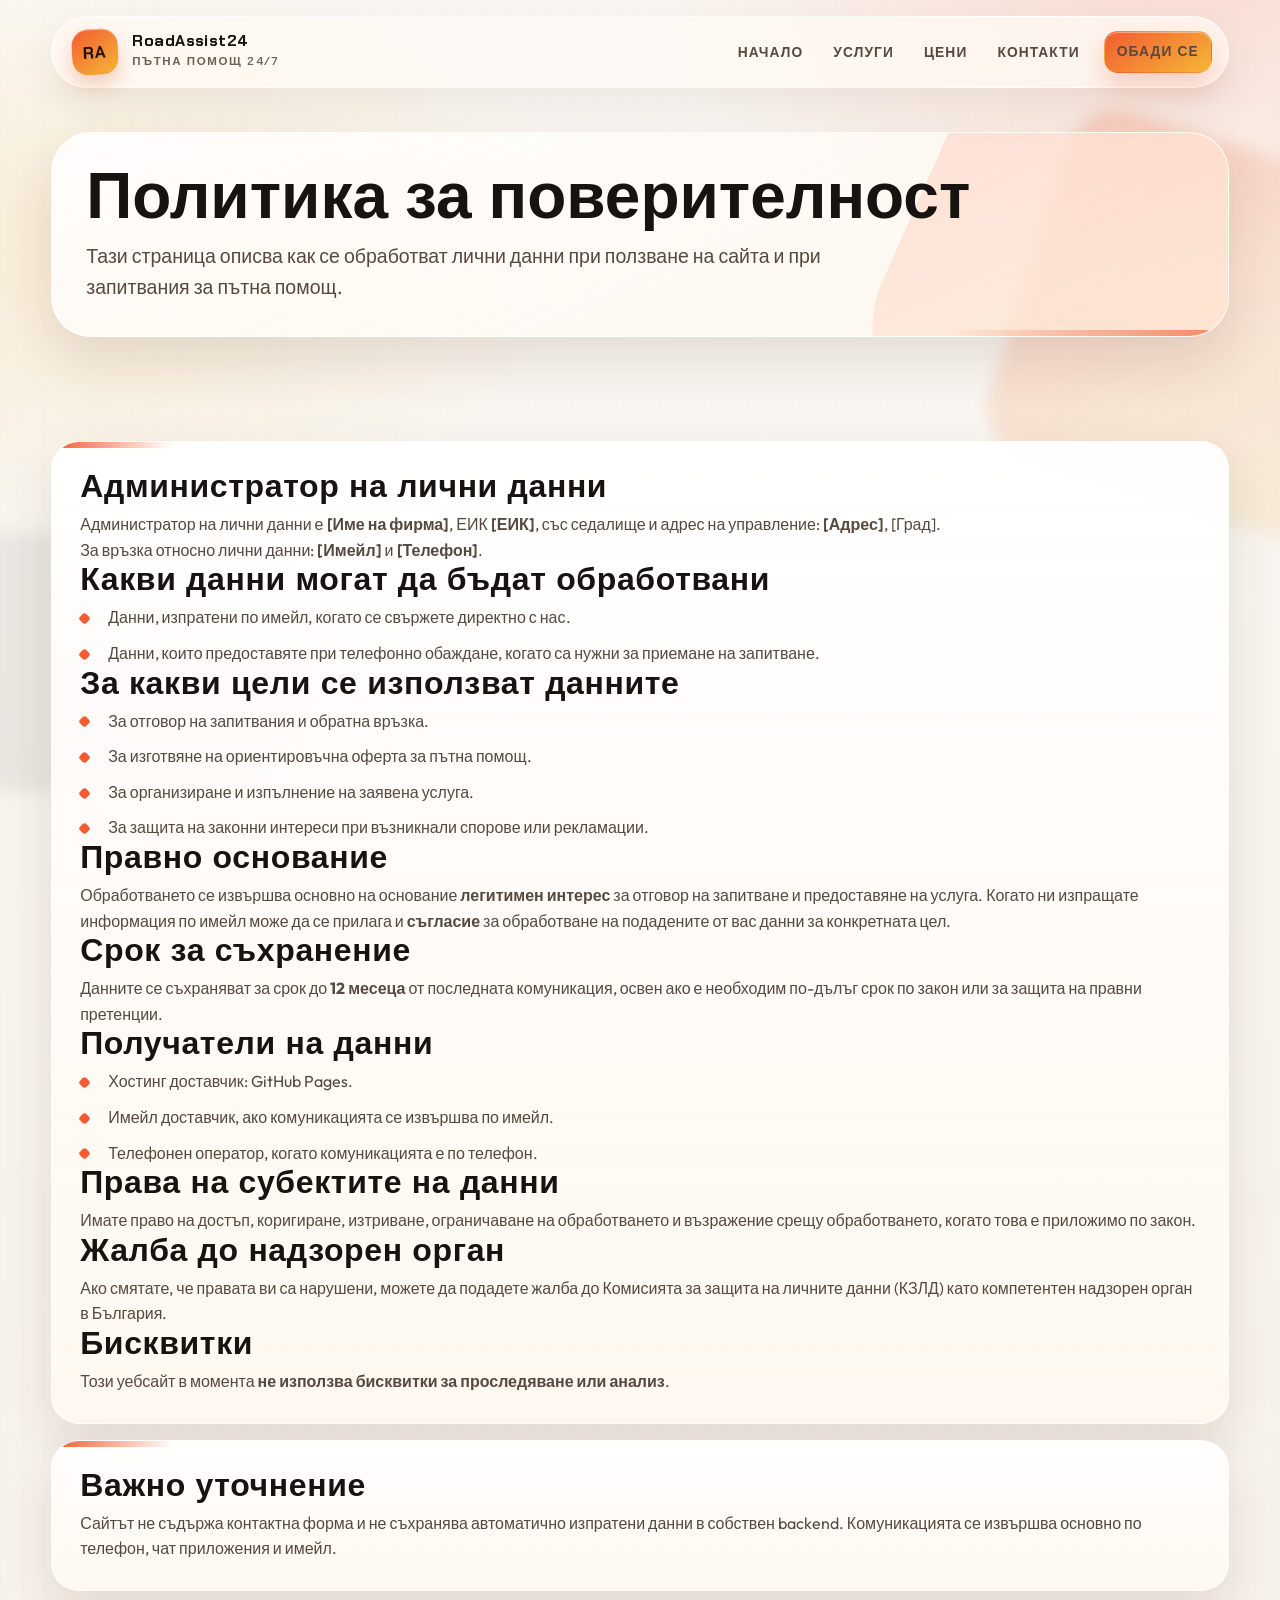
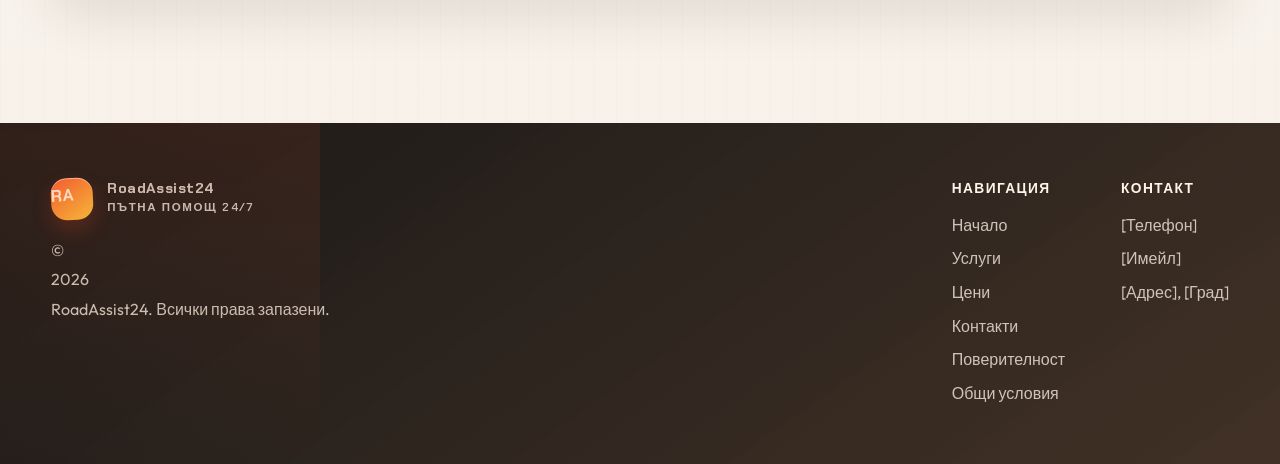
<file: privacy.html>
<!doctype html>
<html lang="bg">
  <head>
    <meta charset="utf-8" />
    <meta name="viewport" content="width=device-width, initial-scale=1" />
    <title>Политика за поверителност | RoadAssist24</title>
    <meta
      name="description"
      content="Политика за поверителност на RoadAssist24 с основна информация за обработването на лични данни и правата на потребителите."
    />
    <link
      rel="canonical"
      href="https://aleksandarmilev.github.io/road-assist/privacy.html"
    />
    <meta property="og:title" content="Политика за поверителност | RoadAssist24" />
    <meta
      property="og:description"
      content="Политика за поверителност на RoadAssist24 с основна информация за обработването на лични данни и правата на потребителите."
    />
    <meta
      property="og:url"
      content="https://aleksandarmilev.github.io/road-assist/privacy.html"
    />
    <meta property="og:type" content="website" />
    <meta name="twitter:card" content="summary" />
    <meta name="twitter:title" content="Политика за поверителност | RoadAssist24" />
    <meta
      name="twitter:description"
      content="Политика за поверителност на RoadAssist24 с основна информация за обработването на лични данни и правата на потребителите."
    />
    <link rel="stylesheet" href="assets/css/styles.css" />
  </head>
  <body>
    <header class="site-header" data-header>
      <div class="container header-inner">
        <a class="brand" href="index.html" aria-label="Начало">
          <span class="brand-mark">RA</span>
          <span class="brand-text">
            <strong>RoadAssist24</strong>
            <small>Пътна помощ 24/7</small>
          </span>
        </a>

        <button
          class="nav-toggle"
          data-nav-toggle
          aria-label="Отвори меню"
          aria-expanded="false"
        >
          <span></span><span></span><span></span>
        </button>

        <nav class="nav" data-nav>
          <a href="index.html" data-navlink>Начало</a>
          <a href="services.html" data-navlink>Услуги</a>
          <a href="prices.html" data-navlink>Цени</a>
          <a href="contact.html" data-navlink>Контакти</a>
          <a class="btn btn-primary btn-sm nav-cta" href="tel:+359888123456"
            >Обади се</a
          >
        </nav>
      </div>
    </header>

    <main>
      <section class="page-hero">
        <div class="container">
          <h1>Политика за поверителност</h1>
          <p class="lead">
            Тази страница описва как се обработват лични данни при ползване на
            сайта и при запитвания за пътна помощ.
          </p>
        </div>
      </section>

      <section class="section">
        <div class="container">
          <div class="card">
            <h2>Администратор на лични данни</h2>
            <p>
              Администратор на лични данни е <strong>[Име на фирма]</strong>,
              ЕИК <strong>[ЕИК]</strong>, със седалище и адрес на управление:
              <strong>[Адрес]</strong>, [Град].
            </p>
            <p>
              За връзка относно лични данни: <strong>[Имейл]</strong> и
              <strong>[Телефон]</strong>.
            </p>

            <h2>Какви данни могат да бъдат обработвани</h2>
            <ul class="bullets">
              <li>Данни, изпратени по имейл, когато се свържете директно с нас.</li>
              <li>Данни, които предоставяте при телефонно обаждане, когато са нужни за приемане на запитване.</li>
            </ul>

            <h2>За какви цели се използват данните</h2>
            <ul class="bullets">
              <li>За отговор на запитвания и обратна връзка.</li>
              <li>За изготвяне на ориентировъчна оферта за пътна помощ.</li>
              <li>За организиране и изпълнение на заявена услуга.</li>
              <li>За защита на законни интереси при възникнали спорове или рекламации.</li>
            </ul>

            <h2>Правно основание</h2>
            <p>
              Обработването се извършва основно на основание
              <strong>легитимен интерес</strong> за отговор на запитване и
              предоставяне на услуга. Когато ни изпращате информация по имейл
              може да се прилага и <strong>съгласие</strong>
              за обработване на подадените от вас данни за конкретната цел.
            </p>

            <h2>Срок за съхранение</h2>
            <p>
              Данните се съхраняват за срок до <strong>12 месеца</strong> от
              последната комуникация, освен ако е необходим по-дълъг срок по
              закон или за защита на правни претенции.
            </p>

            <h2>Получатели на данни</h2>
            <ul class="bullets">
              <li>Хостинг доставчик: GitHub Pages.</li>
              <li>Имейл доставчик, ако комуникацията се извършва по имейл.</li>
              <li>Телефонен оператор, когато комуникацията е по телефон.</li>
            </ul>

            <h2>Права на субектите на данни</h2>
            <p>
              Имате право на достъп, коригиране, изтриване, ограничаване на
              обработването и възражение срещу обработването, когато това е
              приложимо по закон.
            </p>

            <h2>Жалба до надзорен орган</h2>
            <p>
              Ако смятате, че правата ви са нарушени, можете да подадете жалба
              до Комисията за защита на личните данни (КЗЛД) като компетентен
              надзорен орган в България.
            </p>

            <h2>Бисквитки</h2>
            <p>
              Този уебсайт в момента <strong>не използва бисквитки за проследяване или анализ</strong>.
            </p>
          </div>

          <div class="card card-inner">
            <h2>Важно уточнение</h2>
            <p class="muted">
              Сайтът не съдържа контактна форма и не съхранява автоматично
              изпратени данни в собствен backend. Комуникацията се извършва
              основно по телефон, чат приложения и имейл.
            </p>
          </div>
        </div>
      </section>
    </main>

    <footer class="footer">
      <div class="container footer-grid">
        <div>
          <div class="brand small">
            <span class="brand-mark">RA</span>
            <span class="brand-text">
              <strong>RoadAssist24</strong>
              <small>Пътна помощ 24/7</small>
            </span>
          </div>
          <p class="muted">
            © <span data-year></span> RoadAssist24. Всички права запазени.
          </p>
        </div>

        <div class="footer-cols">
          <div>
            <h4>Навигация</h4>
            <a href="index.html">Начало</a>
            <a href="services.html">Услуги</a>
            <a href="prices.html">Цени</a>
            <a href="contact.html">Контакти</a>
            <a href="privacy.html">Поверителност</a>
            <a href="terms.html">Общи условия</a>
          </div>
          <div>
            <h4>Контакт</h4>
            <span>[Телефон]</span>
            <span>[Имейл]</span>
            <span class="muted">[Адрес], [Град]</span>
          </div>
        </div>
      </div>
    </footer>

    <script src="assets/js/main.js" defer></script>
  </body>
</html>
</file>
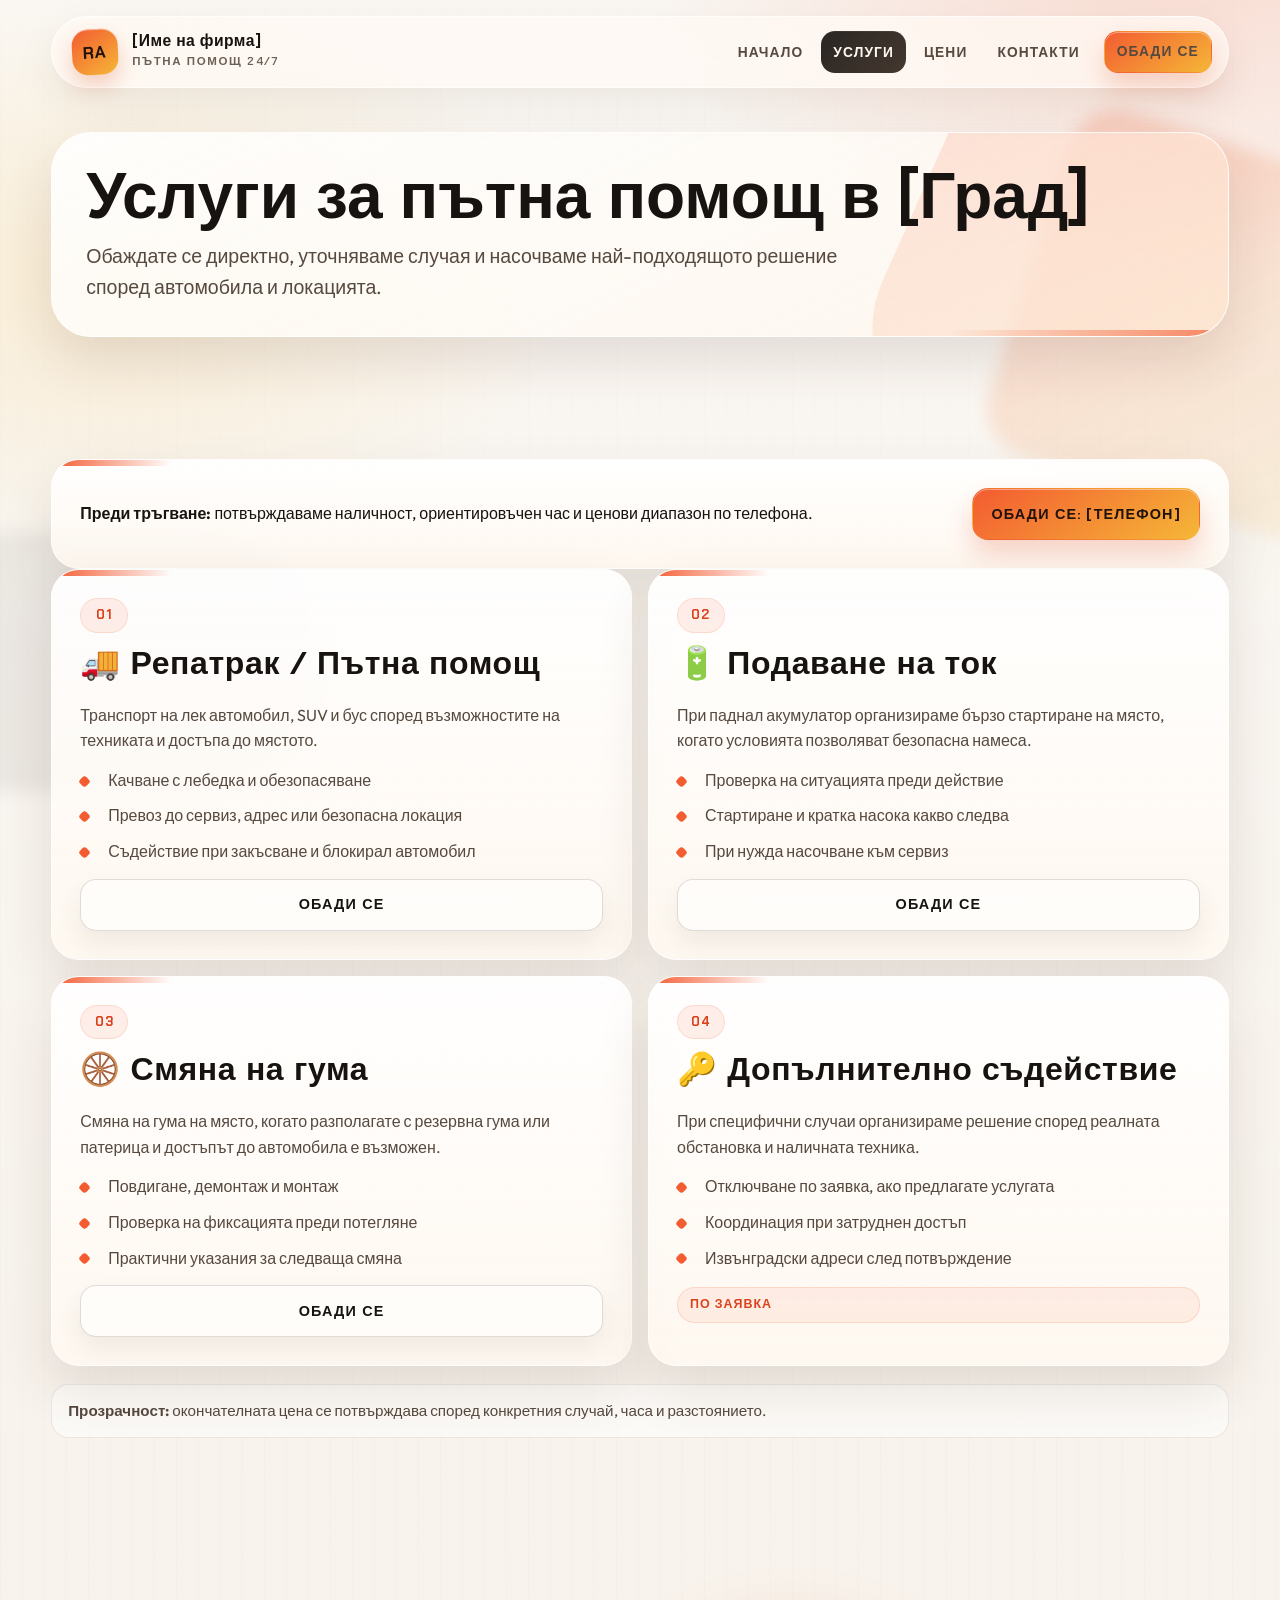
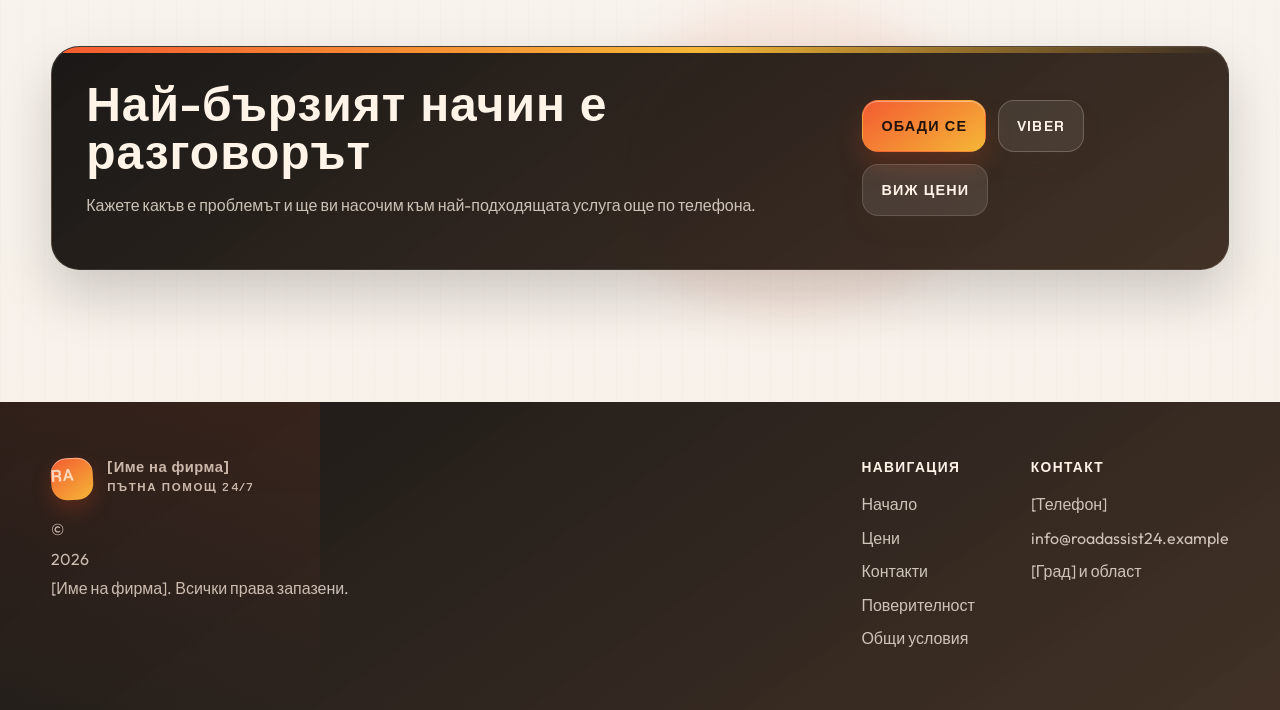
<file: services.html>
<!doctype html>
<html lang="bg">
  <head>
    <meta charset="utf-8" />
    <meta name="viewport" content="width=device-width, initial-scale=1" />
    <title>Услуги за пътна помощ в [Град] | [Име на фирма]</title>
    <meta
      name="description"
      content="Услуги за пътна помощ в [Град]: репатрак, подаване на ток, смяна на гума и аварийно съдействие с директна връзка на [Телефон]."
    />
    <link
      rel="canonical"
      href="https://aleksandarmilev.github.io/road-assist/services.html"
    />
    <meta
      property="og:title"
      content="Услуги за пътна помощ в [Град] | [Име на фирма]"
    />
    <meta
      property="og:description"
      content="Услуги за пътна помощ в [Град]: репатрак, подаване на ток, смяна на гума и аварийно съдействие с директна връзка на [Телефон]."
    />
    <meta
      property="og:url"
      content="https://aleksandarmilev.github.io/road-assist/services.html"
    />
    <meta property="og:type" content="website" />
    <meta name="twitter:card" content="summary" />
    <meta
      name="twitter:title"
      content="Услуги за пътна помощ в [Град] | [Име на фирма]"
    />
    <meta
      name="twitter:description"
      content="Услуги за пътна помощ в [Град]: репатрак, подаване на ток, смяна на гума и аварийно съдействие с директна връзка на [Телефон]."
    />
    <meta name="theme-color" content="#f35b31" />
    <link rel="manifest" href="manifest.webmanifest" />
    <link rel="stylesheet" href="assets/css/styles.css" />
  </head>
  <body>
    <header class="site-header" data-header>
      <div class="container header-inner">
        <a class="brand" href="index.html" aria-label="Начало">
          <span class="brand-mark">RA</span>
          <span class="brand-text">
            <strong>[Име на фирма]</strong>
            <small>Пътна помощ 24/7</small>
          </span>
        </a>

        <button
          class="nav-toggle"
          data-nav-toggle
          aria-label="Отвори меню"
          aria-expanded="false"
        >
          <span></span><span></span><span></span>
        </button>

        <nav class="nav" data-nav>
          <a href="index.html" data-navlink>Начало</a>
          <a href="services.html" data-navlink>Услуги</a>
          <a href="prices.html" data-navlink>Цени</a>
          <a href="contact.html" data-navlink>Контакти</a>
          <a class="btn btn-primary btn-sm nav-cta" href="tel:[Телефон]"
            >Обади се</a
          >
        </nav>
      </div>
    </header>

    <main>
      <section class="page-hero">
        <div class="container">
          <h1>Услуги за пътна помощ в [Град]</h1>
          <p class="lead">
            Обаждате се директно, уточняваме случая и насочваме най-подходящото
            решение според автомобила и локацията.
          </p>
        </div>
      </section>

      <section class="section">
        <div class="container">
          <div class="info-strip">
            <div>
              <strong>Преди тръгване:</strong> потвърждаваме наличност,
              ориентировъчен час и ценови диапазон по телефона.
            </div>
            <a class="btn btn-primary" href="tel:[Телефон]"
              >Обади се: [Телефон]</a
            >
          </div>

          <div class="grid-2 service-grid">
            <article class="service card">
              <span class="service-kicker">01</span>
              <h2>🚚 Репатрак / Пътна помощ</h2>
              <p>
                Транспорт на лек автомобил, SUV и бус според възможностите на
                техниката и достъпа до мястото.
              </p>
              <ul class="bullets">
                <li>Качване с лебедка и обезопасяване</li>
                <li>Превоз до сервиз, адрес или безопасна локация</li>
                <li>Съдействие при закъсване и блокирал автомобил</li>
              </ul>
              <a class="btn btn-outline" href="tel:[Телефон]">Обади се</a>
            </article>

            <article class="service card">
              <span class="service-kicker">02</span>
              <h2>🔋 Подаване на ток</h2>
              <p>
                При паднал акумулатор организираме бързо стартиране на място,
                когато условията позволяват безопасна намеса.
              </p>
              <ul class="bullets">
                <li>Проверка на ситуацията преди действие</li>
                <li>Стартиране и кратка насока какво следва</li>
                <li>При нужда насочване към сервиз</li>
              </ul>
              <a class="btn btn-outline" href="tel:[Телефон]">Обади се</a>
            </article>

            <article class="service card">
              <span class="service-kicker">03</span>
              <h2>🛞 Смяна на гума</h2>
              <p>
                Смяна на гума на място, когато разполагате с резервна гума или
                патерица и достъпът до автомобила е възможен.
              </p>
              <ul class="bullets">
                <li>Повдигане, демонтаж и монтаж</li>
                <li>Проверка на фиксацията преди потегляне</li>
                <li>Практични указания за следваща смяна</li>
              </ul>
              <a class="btn btn-outline" href="tel:[Телефон]">Обади се</a>
            </article>

            <article class="service card">
              <span class="service-kicker">04</span>
              <h2>🔑 Допълнително съдействие</h2>
              <p>
                При специфични случаи организираме решение според реалната
                обстановка и наличната техника.
              </p>
              <ul class="bullets">
                <li>Отключване по заявка, ако предлагате услугата</li>
                <li>Координация при затруднен достъп</li>
                <li>Извънградски адреси след потвърждение</li>
              </ul>
              <span class="pill">по заявка</span>
            </article>
          </div>

          <div class="mini-strip">
            <strong>Прозрачност:</strong> окончателната цена се потвърждава
            според конкретния случай, часа и разстоянието.
          </div>
        </div>
      </section>

      <section class="section section-soft">
        <div class="container cta">
          <div>
            <h2>Най-бързият начин е разговорът</h2>
            <p>
              Кажете какъв е проблемът и ще ви насочим към най-подходящата
              услуга още по телефона.
            </p>
          </div>
          <div class="cta-actions">
            <a class="btn btn-primary" href="tel:[Телефон]">Обади се</a>
            <a class="btn btn-outline" href="[VIBER_LINK]">Viber</a>
            <a class="btn btn-ghost" href="prices.html">Виж цени</a>
          </div>
        </div>
      </section>
    </main>

    <footer class="footer">
      <div class="container footer-grid">
        <div>
          <div class="brand small">
            <span class="brand-mark">RA</span>
            <span class="brand-text">
              <strong>[Име на фирма]</strong>
              <small>Пътна помощ 24/7</small>
            </span>
          </div>
          <p class="muted">
            © <span data-year></span> [Име на фирма]. Всички права запазени.
          </p>
        </div>

        <div class="footer-cols">
          <div>
            <h4>Навигация</h4>
            <a href="index.html">Начало</a>
            <a href="prices.html">Цени</a>
            <a href="contact.html">Контакти</a>
            <a href="privacy.html">Поверителност</a>
            <a href="terms.html">Общи условия</a>
          </div>
          <div>
            <h4>Контакт</h4>
            <a href="tel:[Телефон]">[Телефон]</a>
            <a href="mailto:info@roadassist24.example">info@roadassist24.example</a>
            <span class="muted">[Град] и област</span>
          </div>
        </div>
      </div>
    </footer>

    <div class="mobile-callbar" aria-label="Бързи действия">
      <a class="mobile-callbar-primary" href="tel:[Телефон]">Обади се</a>
      <a class="mobile-callbar-link" href="[VIBER_LINK]">Viber</a>
      <a class="mobile-callbar-link" href="[WHATSAPP_LINK]">WhatsApp</a>
    </div>

    <script src="assets/js/main.js" defer></script>
  </body>
</html>
</file>
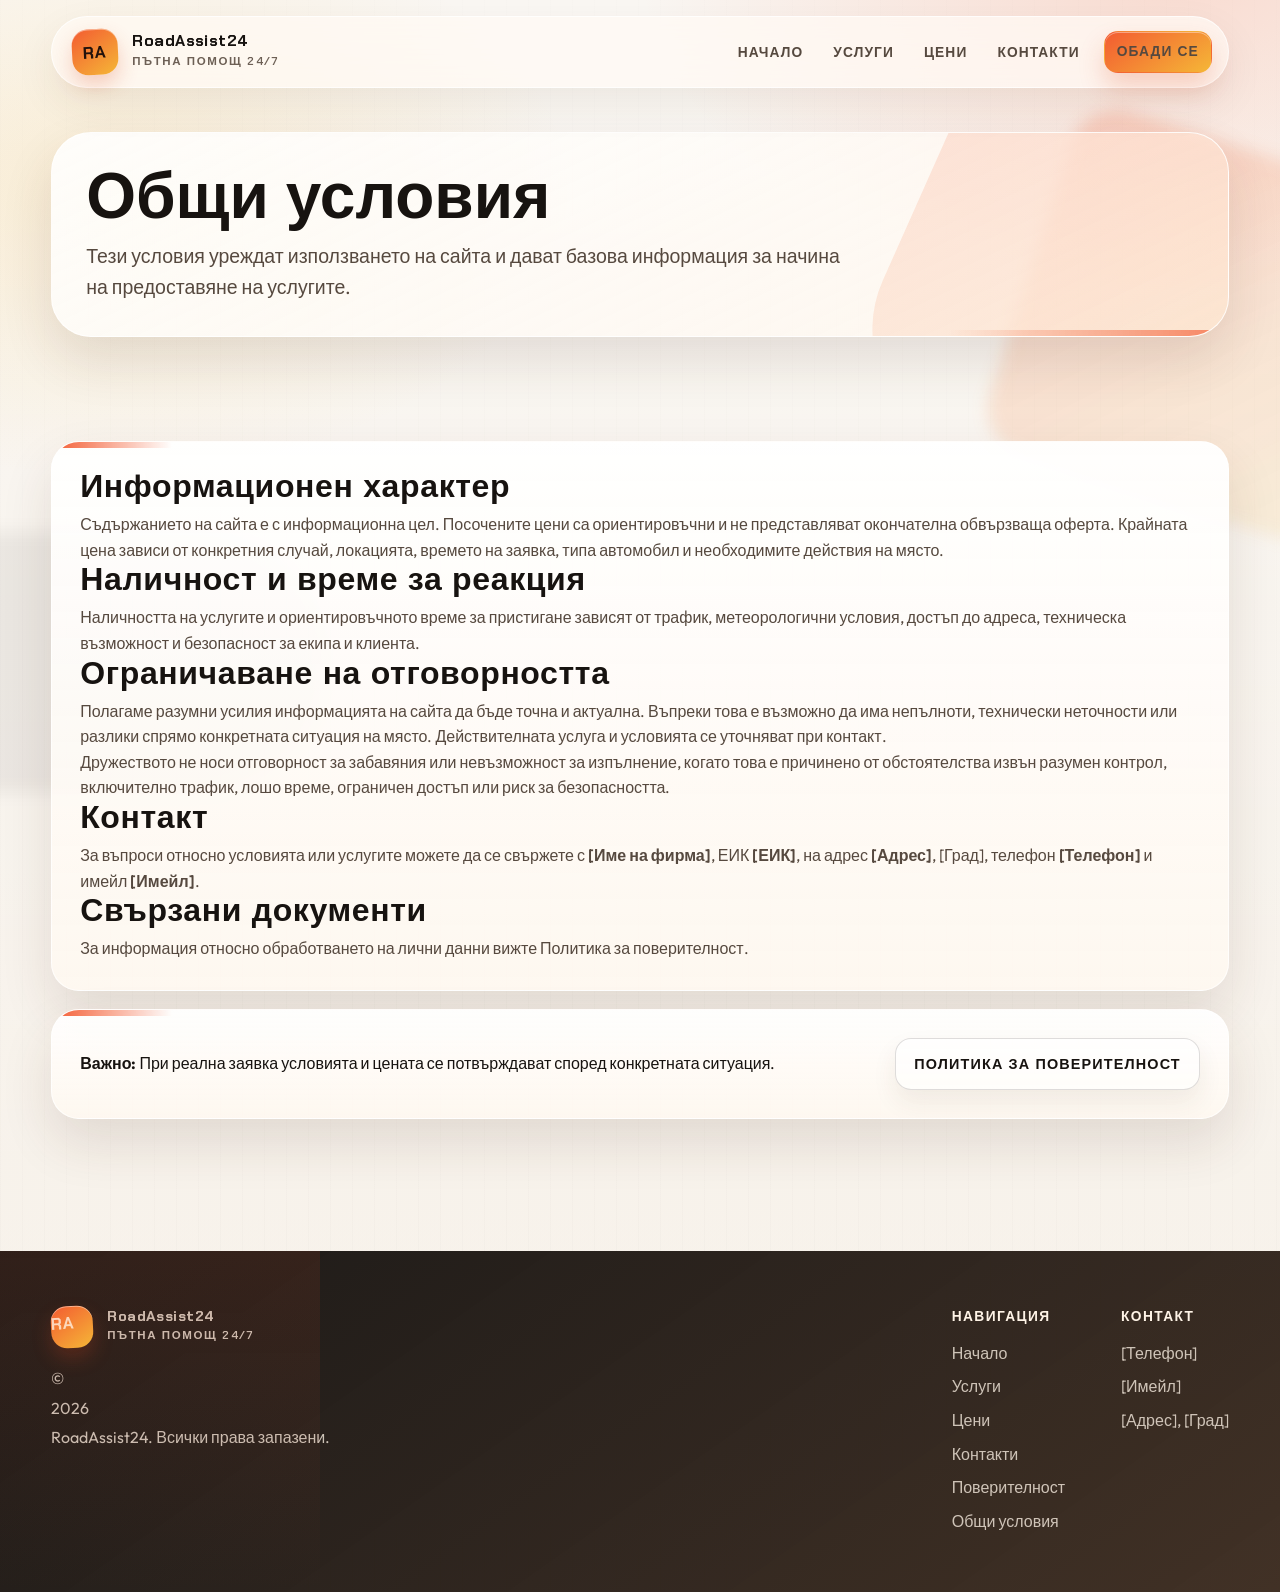
<file: terms.html>
<!doctype html>
<html lang="bg">
  <head>
    <meta charset="utf-8" />
    <meta name="viewport" content="width=device-width, initial-scale=1" />
    <title>Общи условия | RoadAssist24</title>
    <meta
      name="description"
      content="Общи условия за ползване на сайта RoadAssist24 и основни условия за предоставяне на информация и услуги."
    />
    <link
      rel="canonical"
      href="https://aleksandarmilev.github.io/road-assist/terms.html"
    />
    <meta property="og:title" content="Общи условия | RoadAssist24" />
    <meta
      property="og:description"
      content="Общи условия за ползване на сайта RoadAssist24 и основни условия за предоставяне на информация и услуги."
    />
    <meta
      property="og:url"
      content="https://aleksandarmilev.github.io/road-assist/terms.html"
    />
    <meta property="og:type" content="website" />
    <meta name="twitter:card" content="summary" />
    <meta name="twitter:title" content="Общи условия | RoadAssist24" />
    <meta
      name="twitter:description"
      content="Общи условия за ползване на сайта RoadAssist24 и основни условия за предоставяне на информация и услуги."
    />
    <link rel="stylesheet" href="assets/css/styles.css" />
  </head>
  <body>
    <header class="site-header" data-header>
      <div class="container header-inner">
        <a class="brand" href="index.html" aria-label="Начало">
          <span class="brand-mark">RA</span>
          <span class="brand-text">
            <strong>RoadAssist24</strong>
            <small>Пътна помощ 24/7</small>
          </span>
        </a>

        <button
          class="nav-toggle"
          data-nav-toggle
          aria-label="Отвори меню"
          aria-expanded="false"
        >
          <span></span><span></span><span></span>
        </button>

        <nav class="nav" data-nav>
          <a href="index.html" data-navlink>Начало</a>
          <a href="services.html" data-navlink>Услуги</a>
          <a href="prices.html" data-navlink>Цени</a>
          <a href="contact.html" data-navlink>Контакти</a>
          <a class="btn btn-primary btn-sm nav-cta" href="tel:+359888123456"
            >Обади се</a
          >
        </nav>
      </div>
    </header>

    <main>
      <section class="page-hero">
        <div class="container">
          <h1>Общи условия</h1>
          <p class="lead">
            Тези условия уреждат използването на сайта и дават базова информация
            за начина на предоставяне на услугите.
          </p>
        </div>
      </section>

      <section class="section">
        <div class="container">
          <div class="card">
            <h2>Информационен характер</h2>
            <p>
              Съдържанието на сайта е с информационна цел. Посочените цени са
              ориентировъчни и не представляват окончателна обвързваща оферта.
              Крайната цена зависи от конкретния случай, локацията, времето на
              заявка, типа автомобил и необходимите действия на място.
            </p>

            <h2>Наличност и време за реакция</h2>
            <p>
              Наличността на услугите и ориентировъчното време за пристигане
              зависят от трафик, метеорологични условия, достъп до адреса,
              техническа възможност и безопасност за екипа и клиента.
            </p>

            <h2>Ограничаване на отговорността</h2>
            <p>
              Полагаме разумни усилия информацията на сайта да бъде точна и
              актуална. Въпреки това е възможно да има непълноти, технически
              неточности или разлики спрямо конкретната ситуация на място.
              Действителната услуга и условията се уточняват при контакт.
            </p>
            <p>
              Дружеството не носи отговорност за забавяния или невъзможност за
              изпълнение, когато това е причинено от обстоятелства извън разумен
              контрол, включително трафик, лошо време, ограничен достъп или
              риск за безопасността.
            </p>

            <h2>Контакт</h2>
            <p>
              За въпроси относно условията или услугите можете да се свържете с
              <strong>[Име на фирма]</strong>, ЕИК <strong>[ЕИК]</strong>, на
              адрес <strong>[Адрес]</strong>, [Град], телефон
              <strong>[Телефон]</strong> и имейл <strong>[Имейл]</strong>.
            </p>

            <h2>Свързани документи</h2>
            <p>
              За информация относно обработването на лични данни вижте
              <a href="privacy.html">Политика за поверителност</a>.
            </p>
          </div>

          <div class="info-strip card-inner">
            <div>
              <strong>Важно:</strong> При реална заявка условията и цената се
              потвърждават според конкретната ситуация.
            </div>
            <a class="btn btn-outline" href="privacy.html"
              >Политика за поверителност</a
            >
          </div>
        </div>
      </section>
    </main>

    <footer class="footer">
      <div class="container footer-grid">
        <div>
          <div class="brand small">
            <span class="brand-mark">RA</span>
            <span class="brand-text">
              <strong>RoadAssist24</strong>
              <small>Пътна помощ 24/7</small>
            </span>
          </div>
          <p class="muted">
            © <span data-year></span> RoadAssist24. Всички права запазени.
          </p>
        </div>

        <div class="footer-cols">
          <div>
            <h4>Навигация</h4>
            <a href="index.html">Начало</a>
            <a href="services.html">Услуги</a>
            <a href="prices.html">Цени</a>
            <a href="contact.html">Контакти</a>
            <a href="privacy.html">Поверителност</a>
            <a href="terms.html">Общи условия</a>
          </div>
          <div>
            <h4>Контакт</h4>
            <span>[Телефон]</span>
            <span>[Имейл]</span>
            <span class="muted">[Адрес], [Град]</span>
          </div>
        </div>
      </div>
    </footer>

    <script src="assets/js/main.js" defer></script>
  </body>
</html>
</file>
<file: assets/css/styles.css>
@import url("https://fonts.googleapis.com/css2?family=Chakra+Petch:wght@500;600;700&family=Outfit:wght@400;500;600;700;800&display=swap");

:root {
  --bg: #f4eee5;
  --bg-soft: #ece1d1;
  --paper: rgba(255, 255, 255, 0.82);
  --paper-strong: rgba(255, 255, 255, 0.94);
  --ink: #171310;
  --ink-soft: #2d251f;
  --muted: #6d6055;
  --muted-strong: #56493f;
  --line: rgba(23, 19, 16, 0.1);
  --line-strong: rgba(23, 19, 16, 0.16);
  --panel-dark: #161412;
  --panel-dark-soft: #27201a;
  --panel-dark-line: rgba(255, 244, 231, 0.12);
  --panel-dark-text: #fff4e7;
  --panel-dark-muted: rgba(255, 244, 231, 0.76);
  --accent: #f35b31;
  --accent-strong: #d9431d;
  --accent-warm: #f5b737;
  --accent-pale: #fff0d8;
  --success: #0f8b66;
  --radius: 28px;
  --radius-sm: 18px;
  --shadow-soft: 0 16px 40px rgba(74, 45, 23, 0.08);
  --shadow-card: 0 24px 52px rgba(74, 45, 23, 0.12);
  --shadow-lift: 0 30px 70px rgba(74, 45, 23, 0.18);
  --content: min(1180px, 92vw);
}

* {
  box-sizing: border-box;
}

html {
  margin: 0;
  padding: 0;
  scroll-behavior: smooth;
}

body {
  margin: 0;
  min-height: 100vh;
  position: relative;
  isolation: isolate;
  font-family: "Outfit", "Segoe UI", sans-serif;
  line-height: 1.6;
  color: var(--ink);
  background:
    radial-gradient(
      900px 540px at 92% -2%,
      rgba(243, 91, 49, 0.18),
      transparent 60%
    ),
    radial-gradient(
      760px 460px at 8% 12%,
      rgba(245, 183, 55, 0.16),
      transparent 62%
    ),
    linear-gradient(
      180deg,
      rgba(255, 255, 255, 0.55),
      rgba(255, 255, 255, 0)
    ),
    repeating-linear-gradient(
      90deg,
      rgba(23, 19, 16, 0.015) 0,
      rgba(23, 19, 16, 0.015) 1px,
      transparent 1px,
      transparent 22px
    ),
    linear-gradient(180deg, var(--bg) 0%, #f7f1e9 100%);
}

body::before,
body::after {
  content: "";
  position: fixed;
  pointer-events: none;
  z-index: -1;
  filter: blur(8px);
}

body::before {
  width: min(32vw, 360px);
  height: min(32vw, 360px);
  right: -8vw;
  top: 16vh;
  border-radius: 48px;
  transform: rotate(18deg);
  background:
    linear-gradient(
      135deg,
      rgba(243, 91, 49, 0.2),
      rgba(245, 183, 55, 0.12)
    );
}

body::after {
  width: min(38vw, 480px);
  height: min(24vw, 260px);
  left: -12vw;
  bottom: 12vh;
  border-radius: 999px;
  background: rgba(23, 19, 16, 0.06);
}

::selection {
  background: rgba(243, 91, 49, 0.24);
  color: var(--ink);
}

main,
.site-header,
.footer {
  position: relative;
  z-index: 1;
}

a {
  color: inherit;
  text-decoration: none;
  transition:
    color 180ms ease,
    opacity 180ms ease,
    background-color 180ms ease,
    border-color 180ms ease,
    transform 180ms ease,
    box-shadow 180ms ease;
}

a:hover {
  text-decoration: none;
}

button {
  font: inherit;
}

button {
  cursor: pointer;
}

.container {
  width: var(--content);
  margin: 0 auto;
}

.site-header {
  position: sticky;
  top: 0;
  z-index: 60;
  padding: 16px 0 0;
}

.header-inner {
  display: flex;
  align-items: center;
  justify-content: space-between;
  gap: 18px;
  padding: 12px 16px 12px 20px;
  border-radius: 999px;
  border: 1px solid rgba(255, 255, 255, 0.72);
  background: rgba(255, 250, 244, 0.72);
  backdrop-filter: blur(18px);
  box-shadow: 0 16px 40px rgba(74, 45, 23, 0.08);
  position: relative;
}

.site-header.is-scrolled .header-inner {
  box-shadow: 0 22px 48px rgba(74, 45, 23, 0.14);
}

.brand {
  display: inline-flex;
  align-items: center;
  gap: 14px;
  min-width: 0;
}

.brand-mark {
  width: 46px;
  height: 46px;
  flex: 0 0 auto;
  display: grid;
  place-items: center;
  border-radius: 16px;
  background:
    linear-gradient(145deg, var(--accent) 0%, var(--accent-warm) 100%);
  color: #22120c;
  font-family: "Chakra Petch", sans-serif;
  font-size: 1.05rem;
  font-weight: 700;
  letter-spacing: 0.08em;
  box-shadow:
    inset 0 1px 0 rgba(255, 255, 255, 0.45),
    0 10px 20px rgba(217, 67, 29, 0.24);
  transform: rotate(-3deg);
}

.brand-text strong,
.brand-text small,
.nav a,
.btn,
.badge,
.section-head h2,
.card h2,
.feature h3,
.cta h2,
.page-hero h1,
.price,
.footer h4,
.contact-item .label {
  font-family: "Chakra Petch", sans-serif;
}

.brand-text strong {
  display: block;
  font-size: 0.98rem;
  line-height: 1;
  letter-spacing: 0.03em;
}

.brand-text small {
  display: block;
  margin-top: 4px;
  font-size: 0.72rem;
  font-weight: 600;
  text-transform: uppercase;
  letter-spacing: 0.14em;
  color: var(--muted);
}

.brand.small .brand-mark {
  width: 42px;
  height: 42px;
}

.brand.small .brand-text strong {
  font-size: 0.92rem;
}

.nav {
  display: flex;
  align-items: center;
  gap: 6px;
}

.nav a {
  padding: 10px 12px;
  border-radius: 14px;
  font-size: 0.86rem;
  font-weight: 600;
  text-transform: uppercase;
  letter-spacing: 0.08em;
  color: var(--muted-strong);
}

.nav a:hover,
.nav a:focus-visible {
  background: rgba(23, 19, 16, 0.06);
  color: var(--ink);
}

.nav a.active {
  color: #fff8f1;
  background: linear-gradient(
    135deg,
    rgba(23, 19, 16, 0.92),
    rgba(52, 39, 30, 0.92)
  );
  box-shadow: inset 0 1px 0 rgba(255, 255, 255, 0.06);
}

.nav .nav-cta {
  margin-left: 6px;
}

.nav-toggle {
  display: none;
  width: 50px;
  height: 50px;
  padding: 0;
  border: 0;
  border-radius: 16px;
  background:
    linear-gradient(145deg, rgba(23, 19, 16, 0.94), rgba(52, 39, 30, 0.94));
  box-shadow: 0 12px 24px rgba(23, 19, 16, 0.2);
}

.nav-toggle span {
  display: block;
  width: 20px;
  height: 2px;
  margin: 4px auto;
  border-radius: 99px;
  background: rgba(255, 247, 238, 0.92);
}

.btn {
  display: inline-flex;
  align-items: center;
  justify-content: center;
  gap: 10px;
  min-height: 52px;
  padding: 13px 18px;
  border: 1px solid transparent;
  border-radius: 16px;
  font-size: 0.9rem;
  font-weight: 700;
  text-transform: uppercase;
  letter-spacing: 0.08em;
  line-height: 1;
  text-decoration: none !important;
  position: relative;
  box-shadow: 0 12px 24px rgba(74, 45, 23, 0.08);
}

.btn:hover,
.btn:focus-visible {
  transform: translateY(-2px);
}

.btn:active {
  transform: translateY(0);
}

.btn-sm {
  min-height: 42px;
  padding: 10px 14px;
  font-size: 0.79rem;
  border-radius: 14px;
}

.btn-primary {
  background:
    linear-gradient(145deg, var(--accent) 0%, var(--accent-warm) 100%);
  color: #21120b;
  box-shadow:
    inset 0 1px 0 rgba(255, 255, 255, 0.4),
    0 14px 26px rgba(217, 67, 29, 0.22);
}

.btn-outline {
  border-color: rgba(23, 19, 16, 0.14);
  background: rgba(255, 255, 255, 0.58);
  color: var(--ink);
}

.btn-ghost {
  border-color: rgba(23, 19, 16, 0.08);
  background: rgba(23, 19, 16, 0.9);
  color: #fff6ec;
}

.btn:focus-visible,
.nav a:focus-visible,
.nav-toggle:focus-visible {
  outline: none;
  box-shadow:
    0 0 0 4px rgba(243, 91, 49, 0.14),
    0 14px 26px rgba(217, 67, 29, 0.16);
}

.section {
  padding: clamp(64px, 9vw, 104px) 0;
}

.section-soft {
  position: relative;
  overflow: hidden;
}

.section-soft::before {
  content: "";
  position: absolute;
  inset: 14% auto 14% 50%;
  width: min(34vw, 380px);
  border-radius: 50%;
  transform: translateX(-10%);
  background: rgba(243, 91, 49, 0.08);
  filter: blur(20px);
  pointer-events: none;
}

.section-head {
  margin-bottom: 28px;
}

.section-head h2 {
  margin: 0 0 10px;
  font-size: clamp(2rem, 5vw, 2.8rem);
  line-height: 0.98;
  letter-spacing: 0.02em;
}

.section-head p {
  margin: 0;
  max-width: 56ch;
  color: var(--muted);
  font-size: 1.05rem;
}

.hero {
  padding: clamp(36px, 7vw, 72px) 0 34px;
}

.hero-grid {
  display: grid;
  grid-template-columns: minmax(0, 1.2fr) minmax(300px, 0.85fr);
  gap: 20px;
  align-items: stretch;
}

.hero-copy,
.page-hero .container {
  position: relative;
  overflow: hidden;
  border-radius: clamp(28px, 4vw, 40px);
  border: 1px solid rgba(255, 255, 255, 0.75);
  background:
    linear-gradient(155deg, rgba(255, 255, 255, 0.88), rgba(255, 246, 235, 0.7));
  box-shadow: var(--shadow-card);
}

.hero-copy {
  padding: clamp(24px, 4vw, 42px);
}

.hero-copy::before,
.page-hero .container::before {
  content: "";
  position: absolute;
  inset: -30% -8% auto auto;
  width: min(34vw, 420px);
  height: min(34vw, 420px);
  border-radius: 28%;
  transform: rotate(24deg);
  background:
    linear-gradient(
      135deg,
      rgba(243, 91, 49, 0.16),
      rgba(245, 183, 55, 0.08)
    );
}

.hero-copy::after,
.page-hero .container::after {
  content: "";
  position: absolute;
  inset: auto 0 0 auto;
  width: min(45%, 280px);
  height: 6px;
  background:
    linear-gradient(90deg, rgba(243, 91, 49, 0), rgba(243, 91, 49, 0.7));
}

.hero-copy > *,
.page-hero .container > * {
  position: relative;
  z-index: 1;
}

.hero-copy h1 {
  margin: 18px 0 12px;
  max-width: 12ch;
  font-size: clamp(3rem, 8vw, 5.2rem);
  line-height: 0.92;
  letter-spacing: 0.01em;
}

.lead {
  margin: 0;
  max-width: 58ch;
  color: var(--muted-strong);
  font-size: clamp(1.04rem, 2.2vw, 1.22rem);
}

.badge {
  display: inline-flex;
  align-items: center;
  gap: 8px;
  padding: 9px 14px;
  border-radius: 999px;
  background: rgba(23, 19, 16, 0.92);
  color: #fff6ec;
  font-size: 0.78rem;
  font-weight: 600;
  letter-spacing: 0.08em;
  text-transform: uppercase;
  box-shadow: 0 12px 24px rgba(23, 19, 16, 0.15);
}

.hero-actions,
.card-actions,
.cta-actions,
.disclaimer-actions {
  display: flex;
  flex-wrap: wrap;
  gap: 12px;
}

.hero-actions {
  margin: 24px 0 18px;
}

.hero-meta {
  display: grid;
  grid-template-columns: repeat(3, minmax(0, 1fr));
  gap: 12px;
  margin-top: 20px;
}

.meta-item {
  padding: 16px;
  border-radius: 22px;
  border: 1px solid rgba(23, 19, 16, 0.08);
  background: rgba(255, 255, 255, 0.62);
  box-shadow: inset 0 1px 0 rgba(255, 255, 255, 0.5);
}

.meta-item strong {
  display: block;
  font-family: "Chakra Petch", sans-serif;
  font-size: 1.25rem;
  line-height: 1;
}

.meta-item span {
  display: block;
  margin-top: 6px;
  color: var(--muted);
  font-size: 0.92rem;
}

.note {
  margin-top: 18px;
  color: var(--muted);
  font-size: 0.92rem;
}

.card,
.feature,
.cta,
.info-strip {
  position: relative;
  overflow: hidden;
  border-radius: var(--radius);
  border: 1px solid rgba(255, 255, 255, 0.72);
  background:
    linear-gradient(180deg, var(--paper-strong), rgba(255, 248, 240, 0.86));
  box-shadow: var(--shadow-card);
}

.card,
.feature,
.info-strip {
  padding: clamp(20px, 3vw, 28px);
}

.card::before,
.feature::before,
.info-strip::before {
  content: "";
  position: absolute;
  inset: 0 auto auto 0;
  width: 120px;
  height: 6px;
  background:
    linear-gradient(90deg, var(--accent) 0%, rgba(243, 91, 49, 0) 100%);
}

.card > *,
.feature > *,
.info-strip > * {
  position: relative;
  z-index: 1;
}

.card h2,
.feature h3,
.cta h2 {
  margin: 0 0 10px;
  line-height: 1;
  letter-spacing: 0.02em;
}

.card h2 {
  font-size: clamp(1.55rem, 3.5vw, 2rem);
}

.feature h3 {
  font-size: 1.2rem;
}

.card p,
.feature p {
  margin: 0;
  color: var(--muted-strong);
}

.card .mini {
  margin-top: 16px;
  color: var(--muted);
  font-size: 0.92rem;
}

.hero-card .card {
  height: 100%;
  background:
    linear-gradient(155deg, rgba(22, 20, 18, 0.98), rgba(39, 32, 26, 0.96));
  border-color: var(--panel-dark-line);
  box-shadow:
    inset 0 1px 0 rgba(255, 255, 255, 0.04),
    0 28px 60px rgba(23, 19, 16, 0.22);
}

.hero-card .card::before,
.cta::before,
.disclaimer::before {
  content: "";
  position: absolute;
  inset: 0 0 auto 0;
  height: 6px;
  background:
    linear-gradient(90deg, var(--accent) 0%, var(--accent-warm) 55%, rgba(0, 0, 0, 0) 100%);
}

.hero-card .card h2,
.hero-card .card p,
.hero-card .card .mini,
.hero-card .card li,
.cta h2,
.cta p,
.disclaimer h2,
.disclaimer p {
  color: var(--panel-dark-text);
}

.hero-card .card .mini,
.cta p,
.disclaimer .muted,
.section-soft .muted {
  color: var(--panel-dark-muted);
}

.hero-card .btn-outline,
.cta .btn-outline,
.disclaimer .btn-outline {
  border-color: rgba(255, 244, 231, 0.22);
  background: rgba(255, 244, 231, 0.08);
  color: var(--panel-dark-text);
}

.hero-card .btn-ghost,
.cta .btn-ghost,
.disclaimer .btn-ghost {
  border-color: rgba(255, 244, 231, 0.14);
  background: rgba(255, 244, 231, 0.1);
  color: var(--panel-dark-text);
}

.checklist,
.bullets {
  list-style: none;
  padding: 0;
  margin: 0;
  display: grid;
  gap: 10px;
}

.checklist li,
.bullets li {
  position: relative;
  padding-left: 28px;
}

.checklist li::before {
  content: "";
  position: absolute;
  left: 0;
  top: 0.33em;
  width: 16px;
  height: 16px;
  border-radius: 5px;
  background:
    linear-gradient(145deg, var(--accent) 0%, var(--accent-warm) 100%);
  box-shadow: 0 8px 14px rgba(217, 67, 29, 0.2);
}

.checklist li::after {
  content: "";
  position: absolute;
  left: 5px;
  top: 0.67em;
  width: 6px;
  height: 3px;
  border-left: 2px solid #1d1009;
  border-bottom: 2px solid #1d1009;
  transform: rotate(-45deg);
}

.bullets li {
  color: var(--muted-strong);
}

.bullets li::before {
  content: "";
  position: absolute;
  left: 0;
  top: 0.55em;
  width: 9px;
  height: 9px;
  border-radius: 3px;
  transform: rotate(45deg);
  background: var(--accent);
}

.grid-3 {
  display: grid;
  grid-template-columns: repeat(3, minmax(0, 1fr));
  gap: 16px;
}

.grid-2,
.price-grid {
  display: grid;
  grid-template-columns: repeat(2, minmax(0, 1fr));
  gap: 16px;
}

.feature {
  min-height: 100%;
}

.feature:hover,
.card:hover {
  transform: translateY(-4px);
  box-shadow: var(--shadow-lift);
}

.feature p {
  color: var(--muted);
}

.service {
  display: grid;
  gap: 14px;
  align-content: start;
}

.cta {
  display: flex;
  align-items: center;
  justify-content: space-between;
  gap: 20px;
  padding: clamp(24px, 4vw, 34px);
  background:
    linear-gradient(145deg, rgba(22, 20, 18, 0.98), rgba(55, 38, 27, 0.95));
  border-color: var(--panel-dark-line);
  box-shadow:
    inset 0 1px 0 rgba(255, 255, 255, 0.04),
    0 26px 54px rgba(23, 19, 16, 0.18);
}

.cta h2 {
  font-size: clamp(2rem, 4vw, 3rem);
}

.page-hero {
  padding: clamp(26px, 5vw, 44px) 0 0;
}

.page-hero .container {
  padding: clamp(22px, 4vw, 34px);
}

.page-hero h1 {
  margin: 0 0 12px;
  font-size: clamp(2.4rem, 6vw, 4rem);
  line-height: 0.95;
}

.price {
  margin: 2px 0 12px;
  font-size: clamp(1.55rem, 4vw, 2.3rem);
  color: var(--accent-strong);
}

.price-card,
.disclaimer {
  height: 100%;
}

.disclaimer {
  margin-top: 18px;
  background:
    linear-gradient(145deg, rgba(22, 20, 18, 0.98), rgba(55, 38, 27, 0.95));
  border-color: var(--panel-dark-line);
}

.contact-grid {
  align-items: start;
  gap: 18px;
}

.contact-items {
  display: grid;
  gap: 12px;
  margin-top: 12px;
}

.contact-item {
  padding: 14px 16px;
  border-radius: 18px;
  border: 1px solid rgba(23, 19, 16, 0.08);
  background: rgba(255, 255, 255, 0.56);
}

.contact-item .label {
  display: block;
  margin-bottom: 8px;
  font-size: 0.78rem;
  font-weight: 600;
  text-transform: uppercase;
  letter-spacing: 0.08em;
  color: var(--muted);
}

.contact-item .row {
  display: flex;
  align-items: center;
  justify-content: space-between;
  gap: 12px;
}

.strong {
  font-weight: 700;
}

.map-embed .map-placeholder {
  border: 1px dashed rgba(23, 19, 16, 0.16);
  border-radius: 22px;
  padding: 18px;
  background:
    linear-gradient(180deg, rgba(255, 255, 255, 0.46), rgba(255, 248, 240, 0.7));
}

.card-inner {
  margin-top: 16px;
}

.info-strip {
  margin-top: 18px;
  display: flex;
  align-items: center;
  justify-content: space-between;
  gap: 14px;
  flex-wrap: wrap;
}

.info-strip.small {
  margin-top: 12px;
  padding: 18px;
}

.pill {
  display: inline-flex;
  align-items: center;
  margin-top: 2px;
  padding: 7px 12px;
  border-radius: 999px;
  border: 1px solid rgba(243, 91, 49, 0.16);
  background: rgba(243, 91, 49, 0.08);
  color: var(--accent-strong);
  font-family: "Chakra Petch", sans-serif;
  font-size: 0.78rem;
  font-weight: 600;
  text-transform: uppercase;
  letter-spacing: 0.08em;
}

.footer {
  margin-top: 28px;
  padding: clamp(32px, 5vw, 54px) 0;
  background:
    linear-gradient(145deg, rgba(22, 20, 18, 0.98), rgba(55, 38, 27, 0.95));
  color: var(--panel-dark-text);
  overflow: hidden;
}

.footer::before {
  content: "";
  position: absolute;
  inset: 0 auto 0 0;
  width: min(34vw, 320px);
  background:
    linear-gradient(
      180deg,
      rgba(243, 91, 49, 0.1),
      rgba(243, 91, 49, 0)
    );
}

.footer-grid {
  display: flex;
  align-items: flex-start;
  justify-content: space-between;
  gap: 20px;
  flex-wrap: wrap;
}

.footer .brand-text small,
.footer a,
.footer span,
.footer .muted {
  color: var(--panel-dark-muted);
}

.footer h4 {
  margin: 0 0 10px;
  font-size: 0.86rem;
  font-weight: 600;
  text-transform: uppercase;
  letter-spacing: 0.1em;
}

.footer a,
.footer span {
  display: block;
  padding: 4px 0;
}

.footer a:hover,
.footer a:focus-visible {
  color: var(--panel-dark-text);
}

.footer-cols {
  display: flex;
  gap: clamp(28px, 6vw, 56px);
}

.muted {
  color: var(--muted);
}

.hero-copy,
.hero-card .card,
.page-hero .container,
.grid-3 > *,
.grid-2 > *,
.price-grid > *,
.info-strip,
.cta,
.contact-grid > .card {
  animation: rise-in 720ms cubic-bezier(0.2, 0.8, 0.2, 1) both;
}

.hero-card .card,
.grid-3 > *:nth-child(2),
.grid-2 > *:nth-child(2),
.price-grid > *:nth-child(2),
.contact-grid > .card:nth-child(2) {
  animation-delay: 80ms;
}

.grid-3 > *:nth-child(3),
.grid-2 > *:nth-child(3),
.price-grid > *:nth-child(3) {
  animation-delay: 140ms;
}

.grid-2 > *:nth-child(4),
.price-grid > *:nth-child(4) {
  animation-delay: 200ms;
}

@keyframes rise-in {
  from {
    opacity: 0;
    transform: translateY(18px);
  }

  to {
    opacity: 1;
    transform: translateY(0);
  }
}

@media (max-width: 1024px) {
  .hero-copy h1 {
    max-width: none;
    font-size: clamp(2.7rem, 9vw, 4.6rem);
  }

  .hero-meta {
    grid-template-columns: 1fr;
  }

  .grid-3 {
    grid-template-columns: 1fr;
  }
}

@media (max-width: 860px) {
  .site-header {
    padding-top: 12px;
  }

  .header-inner {
    padding: 12px 12px 12px 16px;
  }

  .nav-toggle {
    display: inline-grid;
    place-items: center;
    flex: 0 0 auto;
  }

  .nav {
    position: absolute;
    top: calc(100% + 10px);
    right: 0;
    width: min(380px, 92vw);
    display: none;
    flex-direction: column;
    align-items: stretch;
    gap: 8px;
    padding: 14px;
    border-radius: 26px;
    border: 1px solid rgba(255, 255, 255, 0.8);
    background: rgba(255, 250, 244, 0.95);
    box-shadow: var(--shadow-lift);
  }

  .nav.open {
    display: flex;
  }

  .nav a {
    padding: 12px 14px;
  }

  .nav .nav-cta {
    margin-left: 0;
  }

  .hero-grid,
  .grid-2,
  .price-grid {
    grid-template-columns: 1fr;
  }

  .cta {
    flex-direction: column;
    align-items: flex-start;
  }
}

@media (max-width: 680px) {
  .container {
    width: min(calc(100% - 28px), var(--content));
  }

  .header-inner {
    gap: 12px;
    border-radius: 24px;
  }

  .brand {
    gap: 10px;
  }

  .brand-text small {
    letter-spacing: 0.08em;
  }

  .hero-copy,
  .page-hero .container,
  .card,
  .feature,
  .cta,
  .info-strip {
    border-radius: 24px;
  }

  .hero-copy h1 {
    font-size: clamp(2.4rem, 13vw, 3.6rem);
  }

  .section-head h2,
  .cta h2,
  .page-hero h1 {
    font-size: clamp(2rem, 10vw, 3.1rem);
  }

  .hero-actions,
  .card-actions,
  .cta-actions,
  .disclaimer-actions {
    flex-direction: column;
  }

  .hero-actions .btn,
  .card-actions .btn,
  .cta-actions .btn,
  .disclaimer-actions .btn {
    width: 100%;
  }

  .contact-item .row,
  .footer-grid,
  .footer-cols {
    flex-direction: column;
    align-items: stretch;
  }

  .footer-cols {
    gap: 20px;
  }
}

@media (prefers-reduced-motion: reduce) {
  html {
    scroll-behavior: auto;
  }

  *,
  *::before,
  *::after {
    animation: none !important;
    transition: none !important;
  }
}

.price-note {
  margin-top: 14px;
  display: inline-flex;
  align-items: center;
  gap: 10px;
  padding: 10px 14px;
  border-radius: 999px;
  border: 1px solid rgba(23, 19, 16, 0.08);
  background: rgba(255, 255, 255, 0.58);
  color: var(--muted-strong);
  font-size: 0.92rem;
}

.step-grid {
  display: grid;
  grid-template-columns: repeat(3, minmax(0, 1fr));
  gap: 16px;
}

.step-card {
  display: grid;
  gap: 12px;
  align-content: start;
}

.step-card h3 {
  margin: 0;
  font-family: "Chakra Petch", sans-serif;
  font-size: 1.2rem;
  line-height: 1.05;
}

.step-card p {
  margin: 0;
  color: var(--muted);
}

.step-number,
.service-kicker {
  display: inline-flex;
  align-items: center;
  justify-content: center;
  width: fit-content;
  min-width: 48px;
  min-height: 34px;
  padding: 6px 10px;
  border-radius: 999px;
  background: rgba(243, 91, 49, 0.1);
  border: 1px solid rgba(243, 91, 49, 0.14);
  color: var(--accent-strong);
  font-family: "Chakra Petch", sans-serif;
  font-size: 0.8rem;
  font-weight: 700;
  letter-spacing: 0.08em;
}

.coverage-shell {
  display: grid;
  gap: 20px;
}

.coverage-list,
.disclaimer-points {
  display: flex;
  flex-wrap: wrap;
  gap: 10px;
}

.coverage-chip {
  display: inline-flex;
  align-items: center;
  min-height: 38px;
  padding: 8px 12px;
  border-radius: 999px;
  border: 1px solid rgba(23, 19, 16, 0.08);
  background: rgba(255, 255, 255, 0.58);
  color: var(--muted-strong);
  font-size: 0.88rem;
  font-weight: 600;
}

.coverage-note {
  margin-top: 2px;
}

.trust-grid {
  gap: 18px;
}

.faq-list {
  display: grid;
  gap: 12px;
}

.faq-item {
  border-radius: 22px;
  border: 1px solid rgba(255, 255, 255, 0.72);
  background:
    linear-gradient(180deg, var(--paper-strong), rgba(255, 248, 240, 0.86));
  box-shadow: var(--shadow-card);
  overflow: hidden;
}

.faq-trigger {
  width: 100%;
  padding: 18px 20px;
  border: 0;
  background: transparent;
  color: var(--ink);
  text-align: left;
  font-family: "Chakra Petch", sans-serif;
  font-size: 1rem;
  font-weight: 700;
  line-height: 1.25;
  position: relative;
}

.faq-trigger::after {
  content: "+";
  position: absolute;
  right: 20px;
  top: 50%;
  transform: translateY(-50%);
  font-size: 1.3rem;
  color: var(--accent-strong);
}

.faq-trigger[aria-expanded="true"]::after {
  content: "−";
}

.faq-panel {
  padding: 0 20px 20px;
}

.faq-panel p {
  margin: 0;
  color: var(--muted);
}

.price-intro {
  display: flex;
  align-items: center;
  justify-content: space-between;
  gap: 14px;
  flex-wrap: wrap;
  margin-bottom: 18px;
}

.mini-strip {
  margin-top: 18px;
  padding: 14px 16px;
  border-radius: 18px;
  background: rgba(255, 255, 255, 0.54);
  border: 1px solid rgba(23, 19, 16, 0.08);
  color: var(--muted-strong);
  font-size: 0.95rem;
}

.quick-points {
  display: grid;
  gap: 12px;
  margin-top: 16px;
}

.map-actions {
  margin-top: 16px;
}

.service-grid .service,
.quick-actions {
  align-content: start;
}

.mobile-callbar {
  position: fixed;
  left: 14px;
  right: 14px;
  bottom: 14px;
  z-index: 90;
  display: none;
  grid-template-columns: 1.35fr 1fr 1fr;
  gap: 10px;
  padding: 10px;
  border-radius: 22px;
  border: 1px solid rgba(255, 255, 255, 0.75);
  background: rgba(255, 250, 244, 0.92);
  backdrop-filter: blur(18px);
  box-shadow: 0 18px 38px rgba(23, 19, 16, 0.18);
}

.mobile-callbar a {
  min-height: 50px;
  border-radius: 16px;
  display: inline-flex;
  align-items: center;
  justify-content: center;
  font-family: "Chakra Petch", sans-serif;
  font-size: 0.8rem;
  font-weight: 700;
  text-transform: uppercase;
  letter-spacing: 0.08em;
}

.mobile-callbar-primary {
  background:
    linear-gradient(145deg, var(--accent) 0%, var(--accent-warm) 100%);
  color: #21120b;
  box-shadow:
    inset 0 1px 0 rgba(255, 255, 255, 0.4),
    0 12px 20px rgba(217, 67, 29, 0.22);
}

.mobile-callbar-link {
  border: 1px solid rgba(23, 19, 16, 0.08);
  background: rgba(255, 255, 255, 0.6);
  color: var(--ink);
}

@media (max-width: 1024px) {
  .step-grid {
    grid-template-columns: 1fr;
  }
}

@media (max-width: 860px) {
  .price-intro {
    align-items: stretch;
  }
}

@media (max-width: 680px) {
  body.has-callbar {
    padding-bottom: 96px;
  }

  .mobile-callbar {
    display: grid;
  }

  .price-intro {
    flex-direction: column;
    align-items: stretch;
  }

  .price-intro .btn {
    width: 100%;
  }
}

@media (prefers-color-scheme: dark) {
  :root {
    --bg: #141313;
    --paper: rgba(31, 27, 24, 0.8);
    --paper-strong: rgba(36, 31, 27, 0.92);
    --ink: #f7eee5;
    --ink-soft: #f4e9df;
    --muted: #c8b9ab;
    --muted-strong: #e2d4c6;
    --line: rgba(255, 255, 255, 0.08);
    --line-strong: rgba(255, 255, 255, 0.12);
  }

  body {
    background:
      radial-gradient(
        900px 540px at 92% -2%,
        rgba(243, 91, 49, 0.16),
        transparent 60%
      ),
      radial-gradient(
        760px 460px at 8% 12%,
        rgba(245, 183, 55, 0.12),
        transparent 62%
      ),
      linear-gradient(180deg, #151313 0%, #1d1815 100%);
  }

  body::after {
    background: rgba(255, 255, 255, 0.03);
  }

  .header-inner,
  .hero-copy,
  .page-hero .container,
  .card,
  .feature,
  .info-strip,
  .faq-item,
  .coverage-chip,
  .mini-strip,
  .contact-item,
  .price-note,
  .mobile-callbar,
  .map-embed .map-placeholder {
    border-color: rgba(255, 255, 255, 0.08);
    background:
      linear-gradient(180deg, rgba(33, 28, 24, 0.95), rgba(28, 24, 21, 0.9));
    box-shadow: 0 22px 44px rgba(0, 0, 0, 0.26);
  }

  .nav a {
    color: var(--muted);
  }

  .nav a:hover,
  .nav a:focus-visible {
    background: rgba(255, 255, 255, 0.06);
    color: var(--ink);
  }

  .meta-item {
    border-color: rgba(255, 255, 255, 0.08);
    background: rgba(255, 255, 255, 0.04);
    box-shadow: none;
  }

  .btn-outline,
  .mobile-callbar-link {
    border-color: rgba(255, 255, 255, 0.12);
    background: rgba(255, 255, 255, 0.05);
    color: var(--ink);
  }

  .faq-trigger {
    color: var(--ink);
  }

  .footer {
    background:
      linear-gradient(145deg, rgba(14, 13, 13, 0.98), rgba(25, 21, 19, 0.95));
  }
}
</file>
